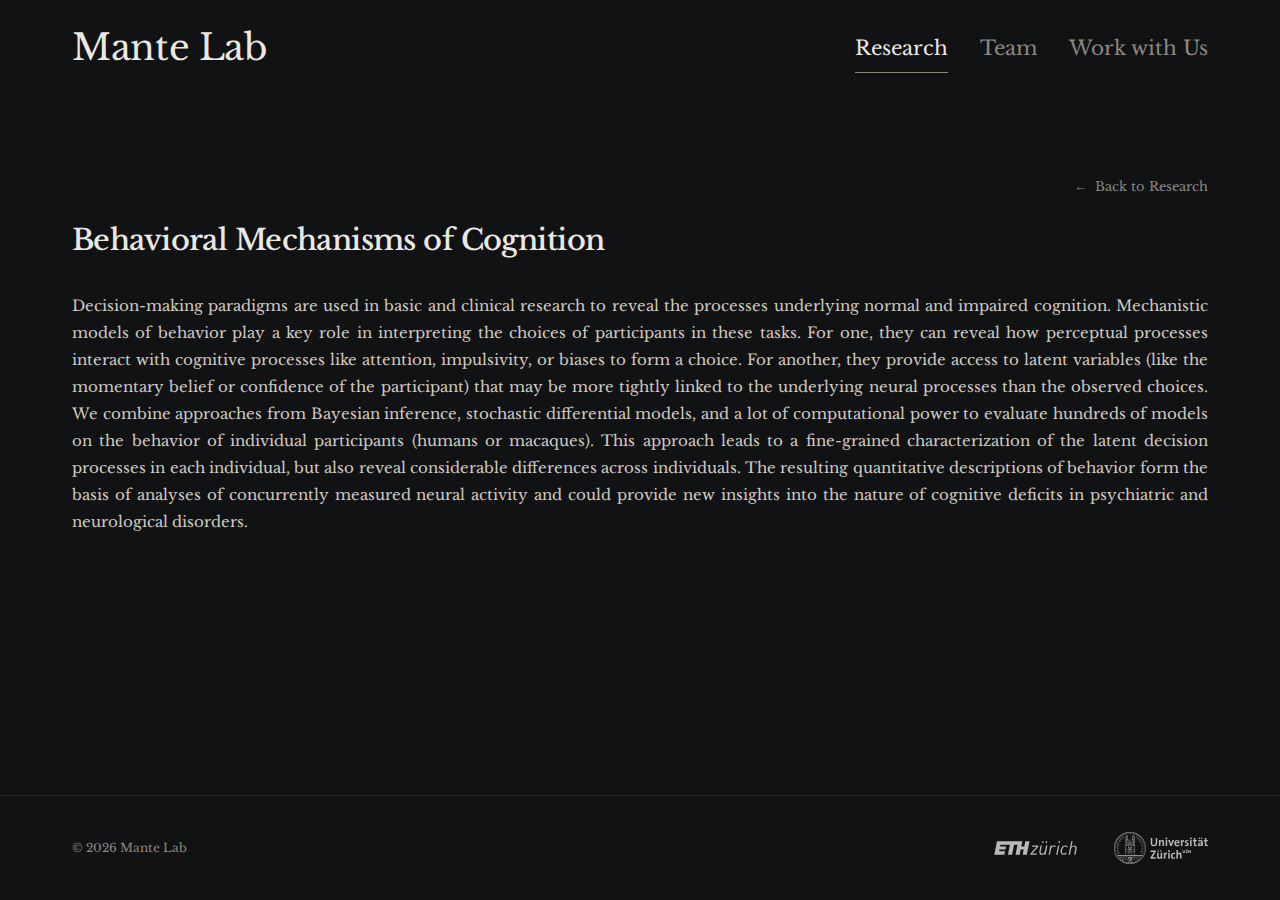
<file: research-behavioral.html>
<!DOCTYPE html>
<html lang="en">

<head>
    <meta charset="UTF-8">
    <meta name="viewport" content="width=device-width, initial-scale=1.0">
    <title>Behavioral Mechanisms of Cognition — Mante Lab</title>
    <meta name="description" content="Research on behavioral mechanisms of cognition at Mante Lab.">
    <link rel="icon" type="image/svg+xml" href="logo.svg">
    <link rel="stylesheet" href="styles.css">
</head>

<body>
    <div class="page-wrapper">
        <!-- Header -->
        <header class="header">
            <div class="container">
                <a href="index.html" class="logo">Mante Lab</a>
                <nav class="nav">
                    <a href="research.html" class="nav-link active">Research</a>
                    <a href="team.html" class="nav-link">Team</a>
                    <a href="workwithus.html" class="nav-link">Work with Us</a>
                </nav>
            </div>
        </header>

        <!-- Main Content -->
        <main class="main">
            <div class="container">
                <div class="back-link-container">
                    <a href="research.html" class="back-link">Back to Research</a>
                </div>

                <section class="section">
                    <h1 class="page-title">Behavioral Mechanisms of Cognition</h1>
                    <p class="hero-description">
                        Decision-making paradigms are used in basic and clinical research to reveal the processes
                        underlying normal and impaired cognition. Mechanistic models of behavior play a key role in
                        interpreting the choices of participants in these tasks. For one, they can reveal how perceptual
                        processes interact with cognitive processes like attention, impulsivity, or biases to form a
                        choice. For another, they provide access to latent variables (like the momentary belief or
                        confidence of the participant) that may be more tightly linked to the underlying neural
                        processes than the observed choices. We combine approaches from Bayesian inference, stochastic
                        differential models, and a lot of computational power to evaluate hundreds of models on the
                        behavior of individual participants (humans or macaques). This approach leads to a fine-grained
                        characterization of the latent decision processes in each individual, but also reveal
                        considerable differences across individuals. The resulting quantitative descriptions of behavior
                        form the basis of analyses of concurrently measured neural activity and could provide new
                        insights into the nature of cognitive deficits in psychiatric and neurological disorders.
                    </p>
                </section>
            </div>
        </main>

        <!-- Footer -->
        <footer class="footer">
            <div class="container">
                <div class="footer-content">
                    <span>© 2026 Mante Lab</span>
                    <div class="footer-logos">
                        <img src="eth_logo.svg" alt="ETH Zürich" class="footer-logo footer-logo-eth">
                        <img src="uzh_logo.svg" alt="University of Zürich" class="footer-logo">
                    </div>
                </div>
            </div>
        </footer>
    </div>
</body>

</html>
</file>
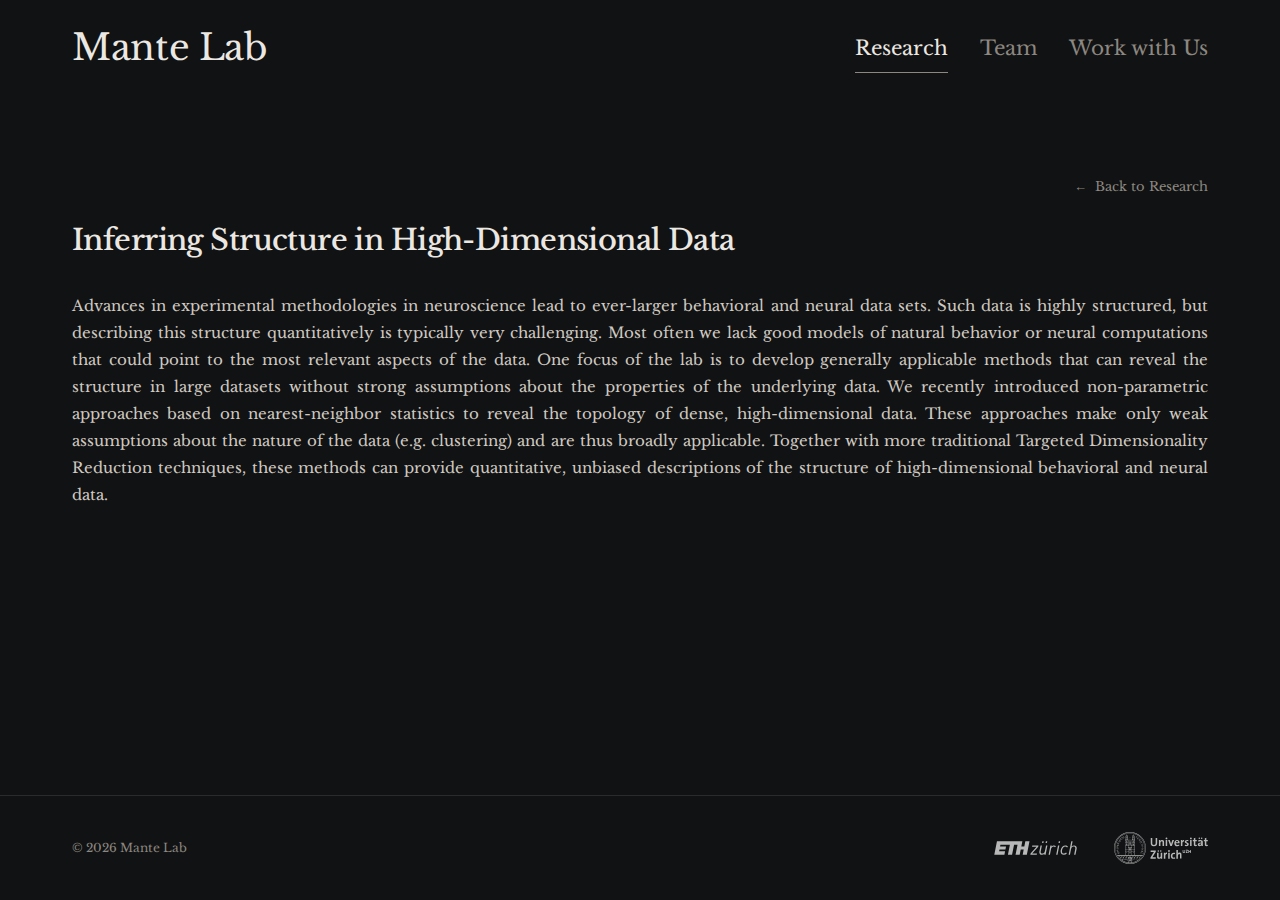
<file: research-high-dimensional.html>
<!DOCTYPE html>
<html lang="en">

<head>
    <!-- Google tag (gtag.js) -->
    <script async src="https://www.googletagmanager.com/gtag/js?id=G-K65RMWP2DT"></script>
    <script>
        window.dataLayer = window.dataLayer || [];
        function gtag() { dataLayer.push(arguments); }
        gtag('js', new Date());

        gtag('config', 'G-K65RMWP2DT');
    </script>
    <meta charset="UTF-8">
    <meta name="viewport" content="width=device-width, initial-scale=1.0">
    <title>Inferring Structure in High-Dimensional Data — Mante Lab</title>
    <meta name="description" content="Research on inferring structure in high-dimensional data at Mante Lab.">
    <link rel="icon" type="image/svg+xml" href="logo.svg">
    <link rel="stylesheet" href="styles.css">
</head>

<body>
    <div class="page-wrapper">
        <!-- Header -->
        <header class="header">
            <div class="container">
                <a href="index.html" class="logo">Mante Lab</a>
                <nav class="nav">
                    <a href="research.html" class="nav-link active">Research</a>
                    <a href="team.html" class="nav-link">Team</a>
                    <a href="workwithus.html" class="nav-link">Work with Us</a>
                </nav>
            </div>
        </header>

        <!-- Main Content -->
        <main class="main">
            <div class="container">
                <div class="back-link-container">
                    <a href="research.html" class="back-link">Back to Research</a>
                </div>

                <section class="section">
                    <h1 class="page-title">Inferring Structure in High-Dimensional Data</h1>
                    <p class="hero-description">
                        Advances in experimental methodologies in neuroscience lead to ever-larger behavioral and neural
                        data sets. Such data is highly structured, but describing this structure quantitatively is
                        typically very challenging. Most often we lack good models of natural behavior or neural
                        computations that could point to the most relevant aspects of the data. One focus of the lab is
                        to develop generally applicable methods that can reveal the structure in large datasets without
                        strong assumptions about the properties of the underlying data. We recently introduced
                        non-parametric approaches based on nearest-neighbor statistics to reveal the topology of dense,
                        high-dimensional data. These approaches make only weak assumptions about the nature of the data
                        (e.g. clustering) and are thus broadly applicable. Together with more traditional Targeted
                        Dimensionality Reduction techniques, these methods can provide quantitative, unbiased
                        descriptions of the structure of high-dimensional behavioral and neural data.
                    </p>
                </section>
            </div>
        </main>

        <!-- Footer -->
        <footer class="footer">
            <div class="container">
                <div class="footer-content">
                    <span>© 2026 Mante Lab</span>
                    <div class="footer-logos">
                        <img src="eth_logo.svg" alt="ETH Zürich" class="footer-logo footer-logo-eth">
                        <img src="uzh_logo.svg" alt="University of Zürich" class="footer-logo">
                    </div>
                </div>
            </div>
        </footer>
    </div>
</body>

</html>
</file>
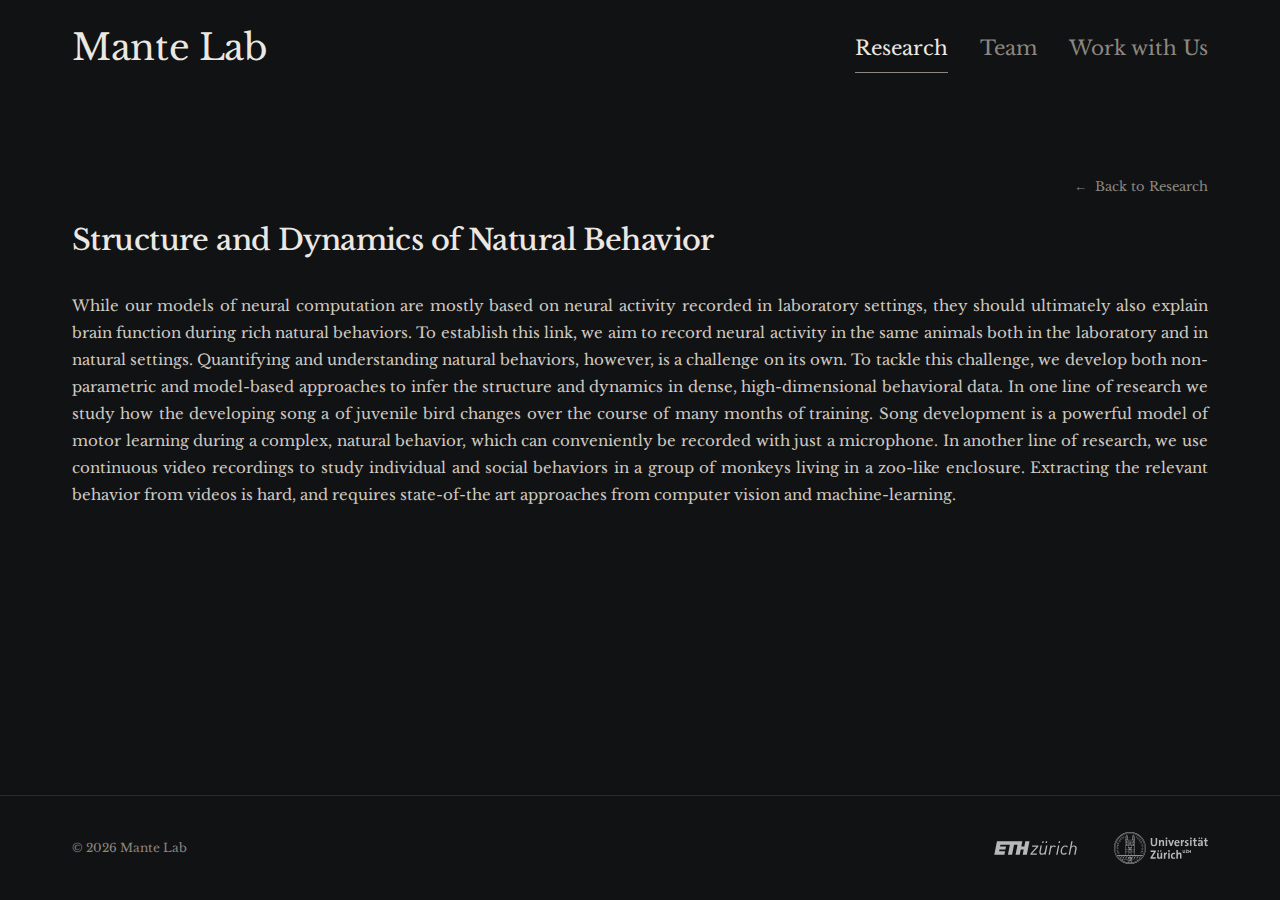
<file: research-natural-behavior.html>
<!DOCTYPE html>
<html lang="en">

<head>
    <meta charset="UTF-8">
    <meta name="viewport" content="width=device-width, initial-scale=1.0">
    <title>Structure and Dynamics of Natural Behavior — Mante Lab</title>
    <meta name="description" content="Research on structure and dynamics of natural behavior at Mante Lab.">
    <link rel="icon" type="image/svg+xml" href="logo.svg">
    <link rel="stylesheet" href="styles.css">
</head>

<body>
    <div class="page-wrapper">
        <!-- Header -->
        <header class="header">
            <div class="container">
                <a href="index.html" class="logo">Mante Lab</a>
                <nav class="nav">
                    <a href="research.html" class="nav-link active">Research</a>
                    <a href="team.html" class="nav-link">Team</a>
                    <a href="workwithus.html" class="nav-link">Work with Us</a>
                </nav>
            </div>
        </header>

        <!-- Main Content -->
        <main class="main">
            <div class="container">
                <div class="back-link-container">
                    <a href="research.html" class="back-link">Back to Research</a>
                </div>

                <section class="section">
                    <h1 class="page-title">Structure and Dynamics of Natural Behavior</h1>
                    <p class="hero-description">
                        While our models of neural computation are mostly based on neural activity recorded in
                        laboratory settings, they should ultimately also explain brain function during rich natural
                        behaviors. To establish this link, we aim to record neural activity in the same animals both in
                        the laboratory and in natural settings. Quantifying and understanding natural behaviors,
                        however, is a challenge on its own. To tackle this challenge, we develop both non-parametric and
                        model-based approaches to infer the structure and dynamics in dense, high-dimensional behavioral
                        data. In one line of research we study how the developing song a of juvenile bird changes over
                        the course of many months of training. Song development is a powerful model of motor learning
                        during a complex, natural behavior, which can conveniently be recorded with just a microphone.
                        In another line of research, we use continuous video recordings to study individual and social
                        behaviors in a group of monkeys living in a zoo-like enclosure. Extracting the relevant behavior
                        from videos is hard, and requires state-of-the art approaches from computer vision and
                        machine-learning.
                    </p>
                </section>
            </div>
        </main>

        <!-- Footer -->
        <footer class="footer">
            <div class="container">
                <div class="footer-content">
                    <span>© 2026 Mante Lab</span>
                    <div class="footer-logos">
                        <img src="eth_logo.svg" alt="ETH Zürich" class="footer-logo footer-logo-eth">
                        <img src="uzh_logo.svg" alt="University of Zürich" class="footer-logo">
                    </div>
                </div>
            </div>
        </footer>
    </div>
</body>

</html>
</file>
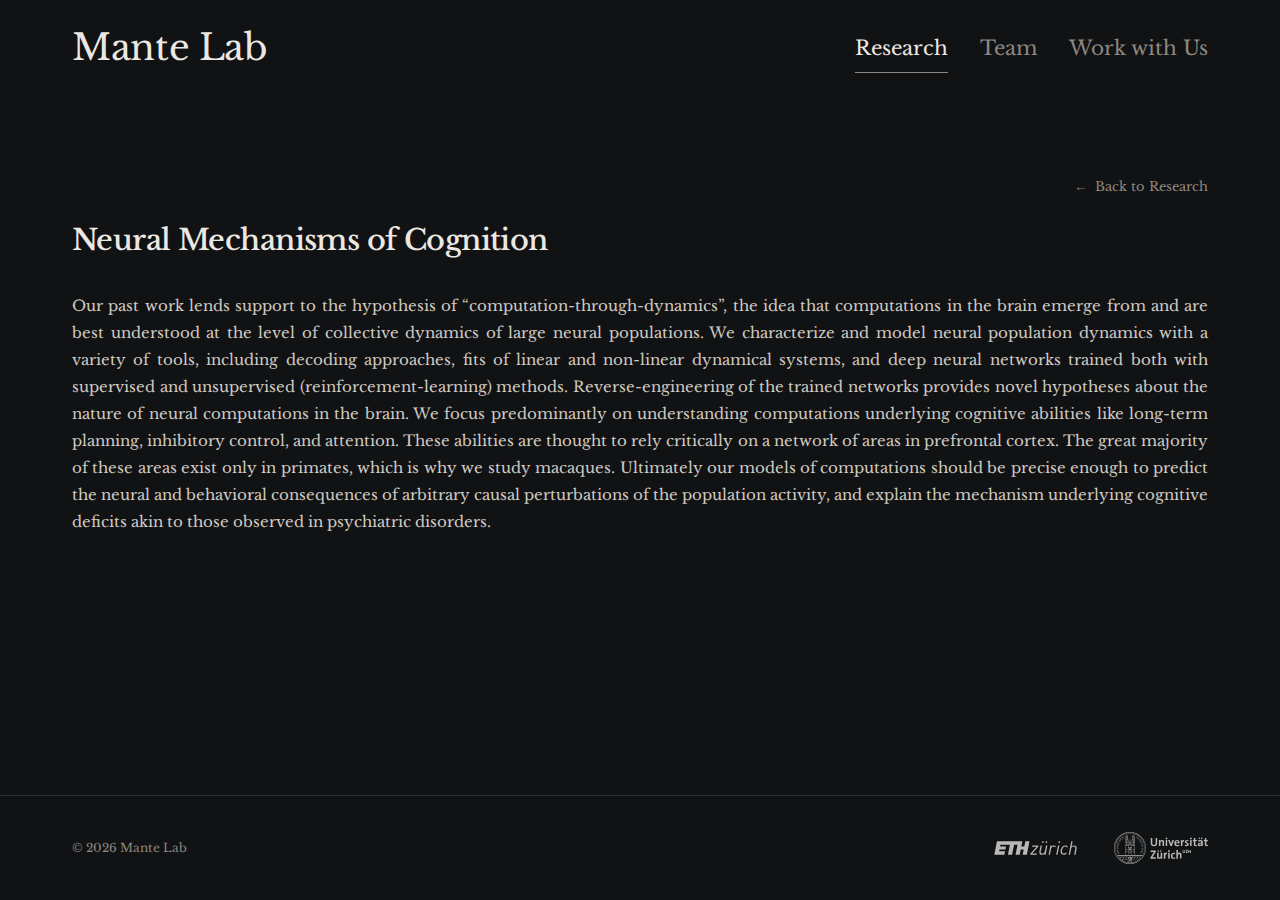
<file: research-neural.html>
<!DOCTYPE html>
<html lang="en">

<head>
    <!-- Google tag (gtag.js) -->
    <script async src="https://www.googletagmanager.com/gtag/js?id=G-K65RMWP2DT"></script>
    <script>
        window.dataLayer = window.dataLayer || [];
        function gtag() { dataLayer.push(arguments); }
        gtag('js', new Date());

        gtag('config', 'G-K65RMWP2DT');
    </script>
    <meta charset="UTF-8">
    <meta name="viewport" content="width=device-width, initial-scale=1.0">
    <title>Neural Mechanisms of Cognition — Mante Lab</title>
    <meta name="description" content="Research on neural mechanisms of cognition at Mante Lab.">
    <link rel="icon" type="image/svg+xml" href="logo.svg">
    <link rel="stylesheet" href="styles.css">
</head>

<body>
    <div class="page-wrapper">
        <!-- Header -->
        <header class="header">
            <div class="container">
                <a href="index.html" class="logo">Mante Lab</a>
                <nav class="nav">
                    <a href="research.html" class="nav-link active">Research</a>
                    <a href="team.html" class="nav-link">Team</a>
                    <a href="workwithus.html" class="nav-link">Work with Us</a>
                </nav>
            </div>
        </header>

        <!-- Main Content -->
        <main class="main">
            <div class="container">
                <div class="back-link-container">
                    <a href="research.html" class="back-link">Back to Research</a>
                </div>

                <section class="section">
                    <h1 class="page-title">Neural Mechanisms of Cognition</h1>
                    <p class="hero-description">
                        Our past work lends support to the hypothesis of “computation-through-dynamics”, the idea that
                        computations in the brain emerge from and are best understood at the level of collective
                        dynamics of large neural populations. We characterize and model neural population dynamics with
                        a variety of tools, including decoding approaches, fits of linear and non-linear dynamical
                        systems, and deep neural networks trained both with supervised and unsupervised
                        (reinforcement-learning) methods. Reverse-engineering of the trained networks provides novel
                        hypotheses about the nature of neural computations in the brain. We focus predominantly on
                        understanding computations underlying cognitive abilities like long-term planning, inhibitory
                        control, and attention. These abilities are thought to rely critically on a network of areas in
                        prefrontal cortex. The great majority of these areas exist only in primates, which is why we
                        study macaques. Ultimately our models of computations should be precise enough to predict the
                        neural and behavioral consequences of arbitrary causal perturbations of the population activity,
                        and explain the mechanism underlying cognitive deficits akin to those observed in psychiatric
                        disorders.
                    </p>
                </section>
            </div>
        </main>

        <!-- Footer -->
        <footer class="footer">
            <div class="container">
                <div class="footer-content">
                    <span>© 2026 Mante Lab</span>
                    <div class="footer-logos">
                        <img src="eth_logo.svg" alt="ETH Zürich" class="footer-logo footer-logo-eth">
                        <img src="uzh_logo.svg" alt="University of Zürich" class="footer-logo">
                    </div>
                </div>
            </div>
        </footer>
    </div>
</body>

</html>
</file>
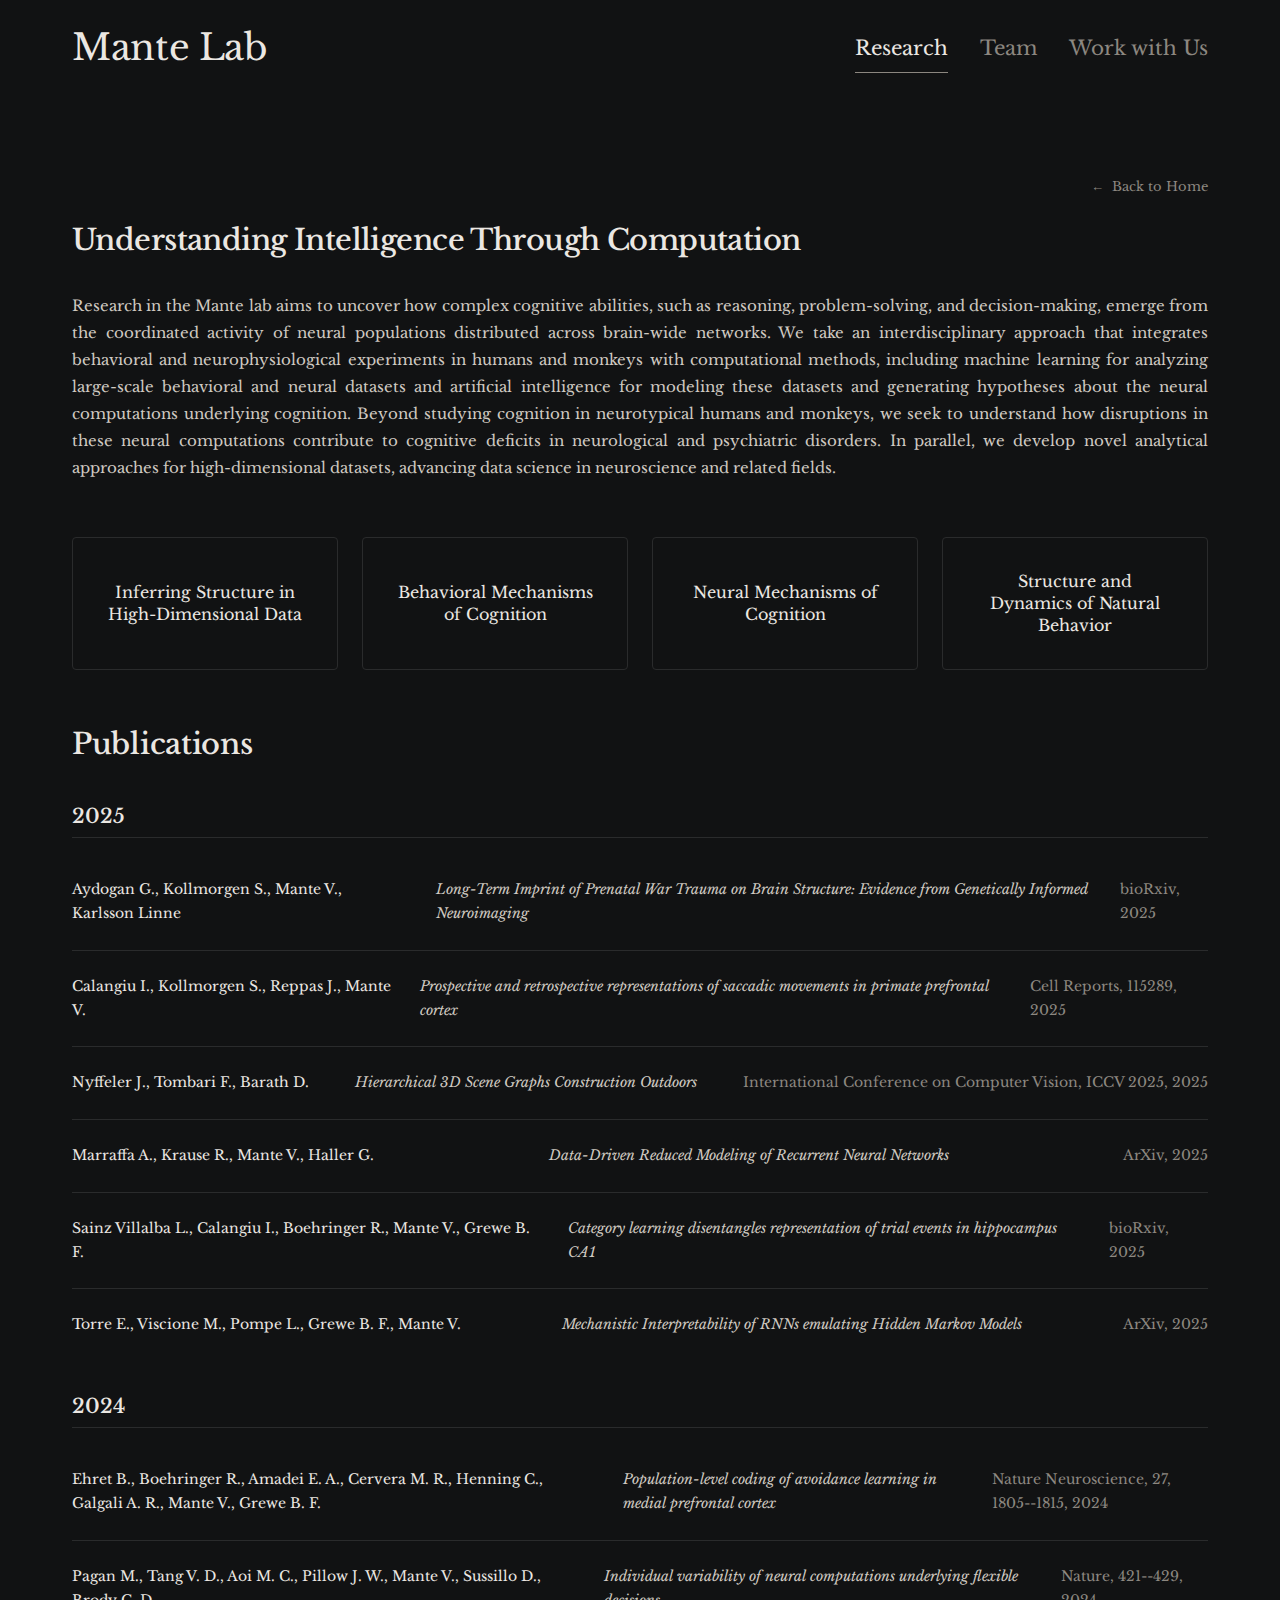
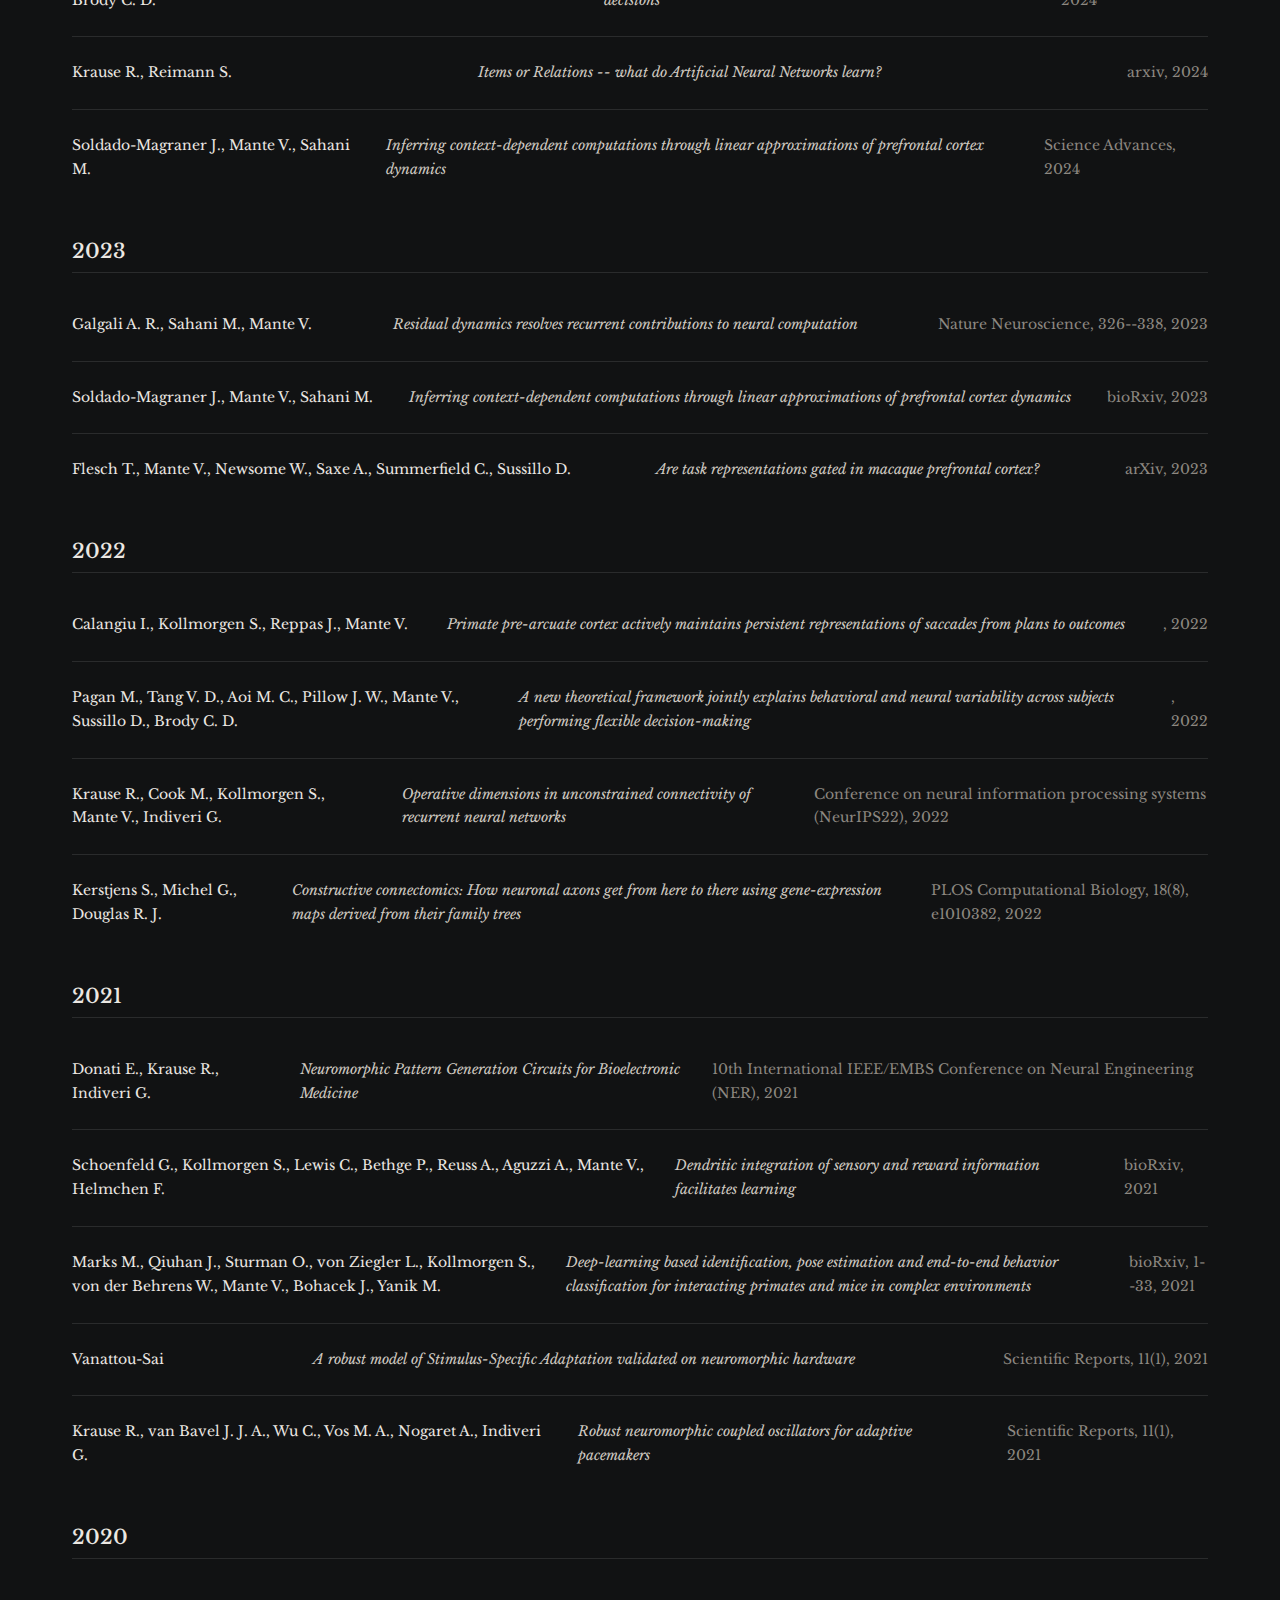
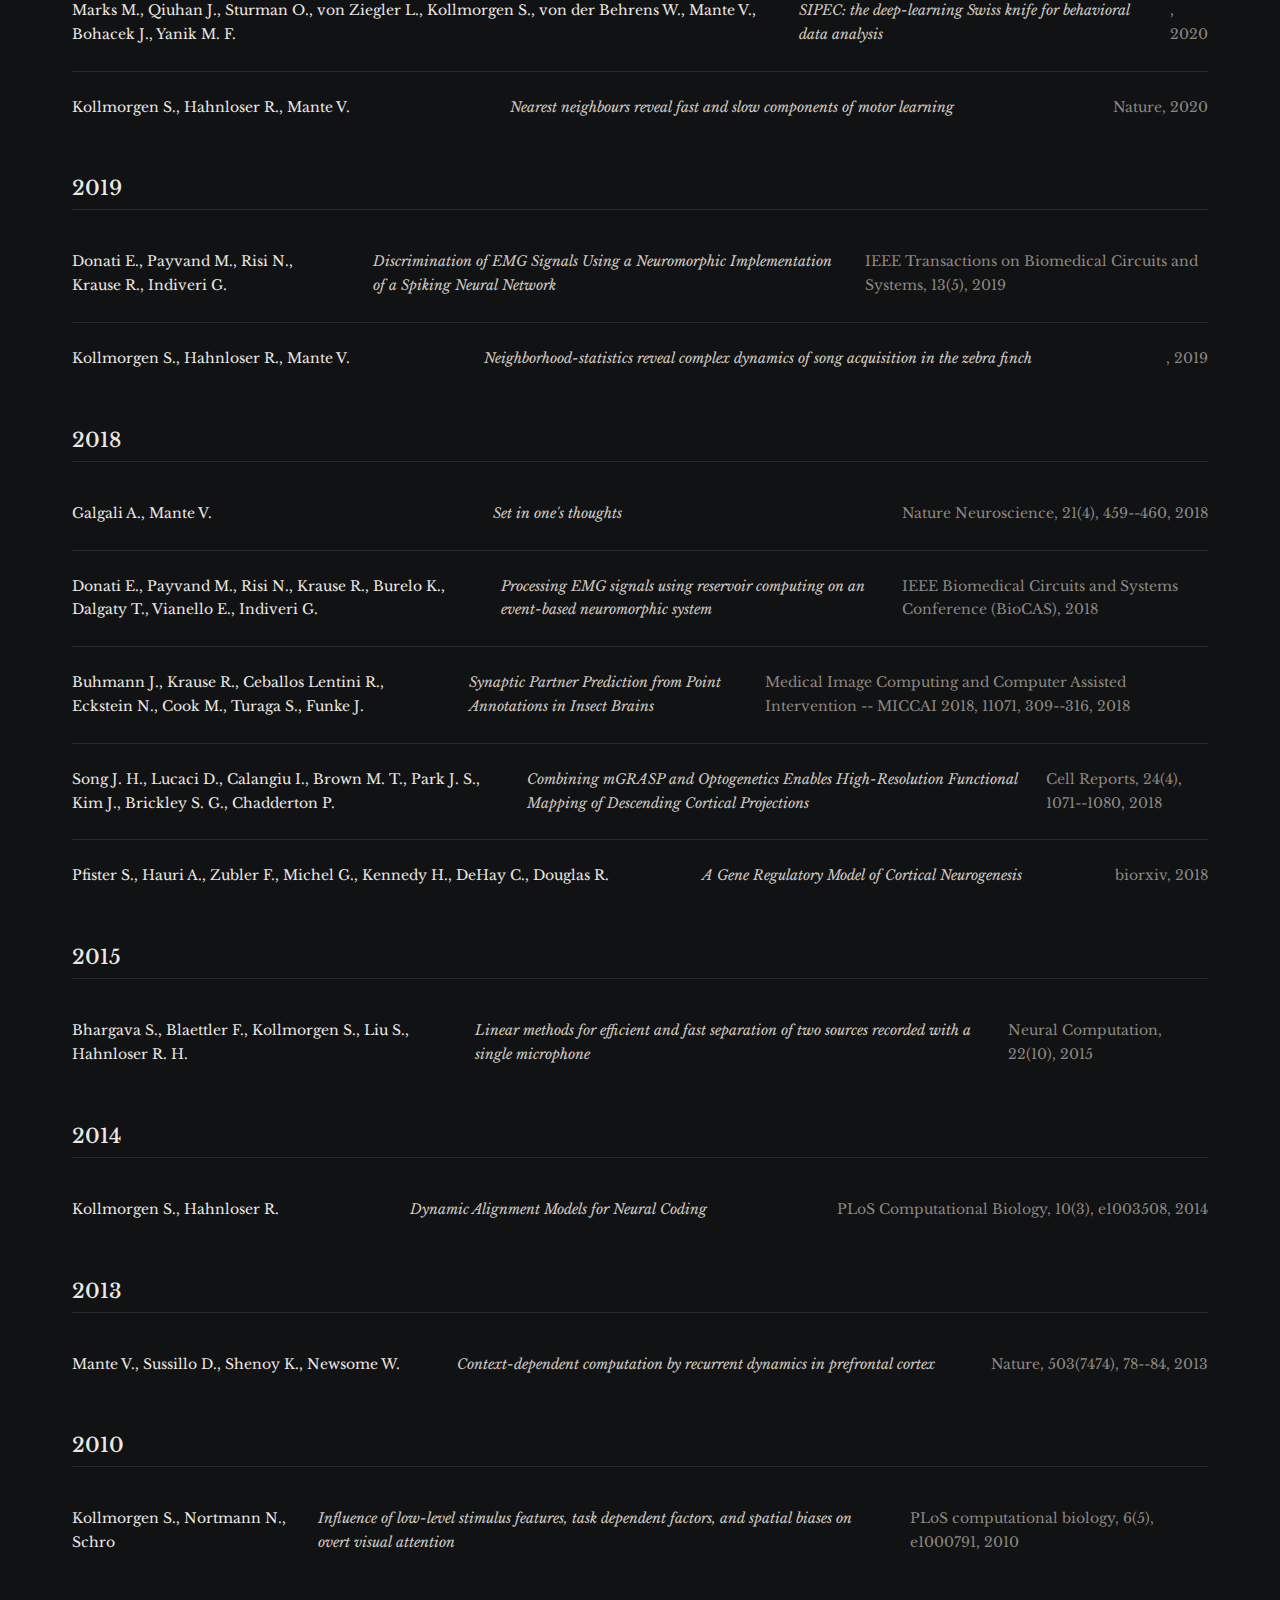
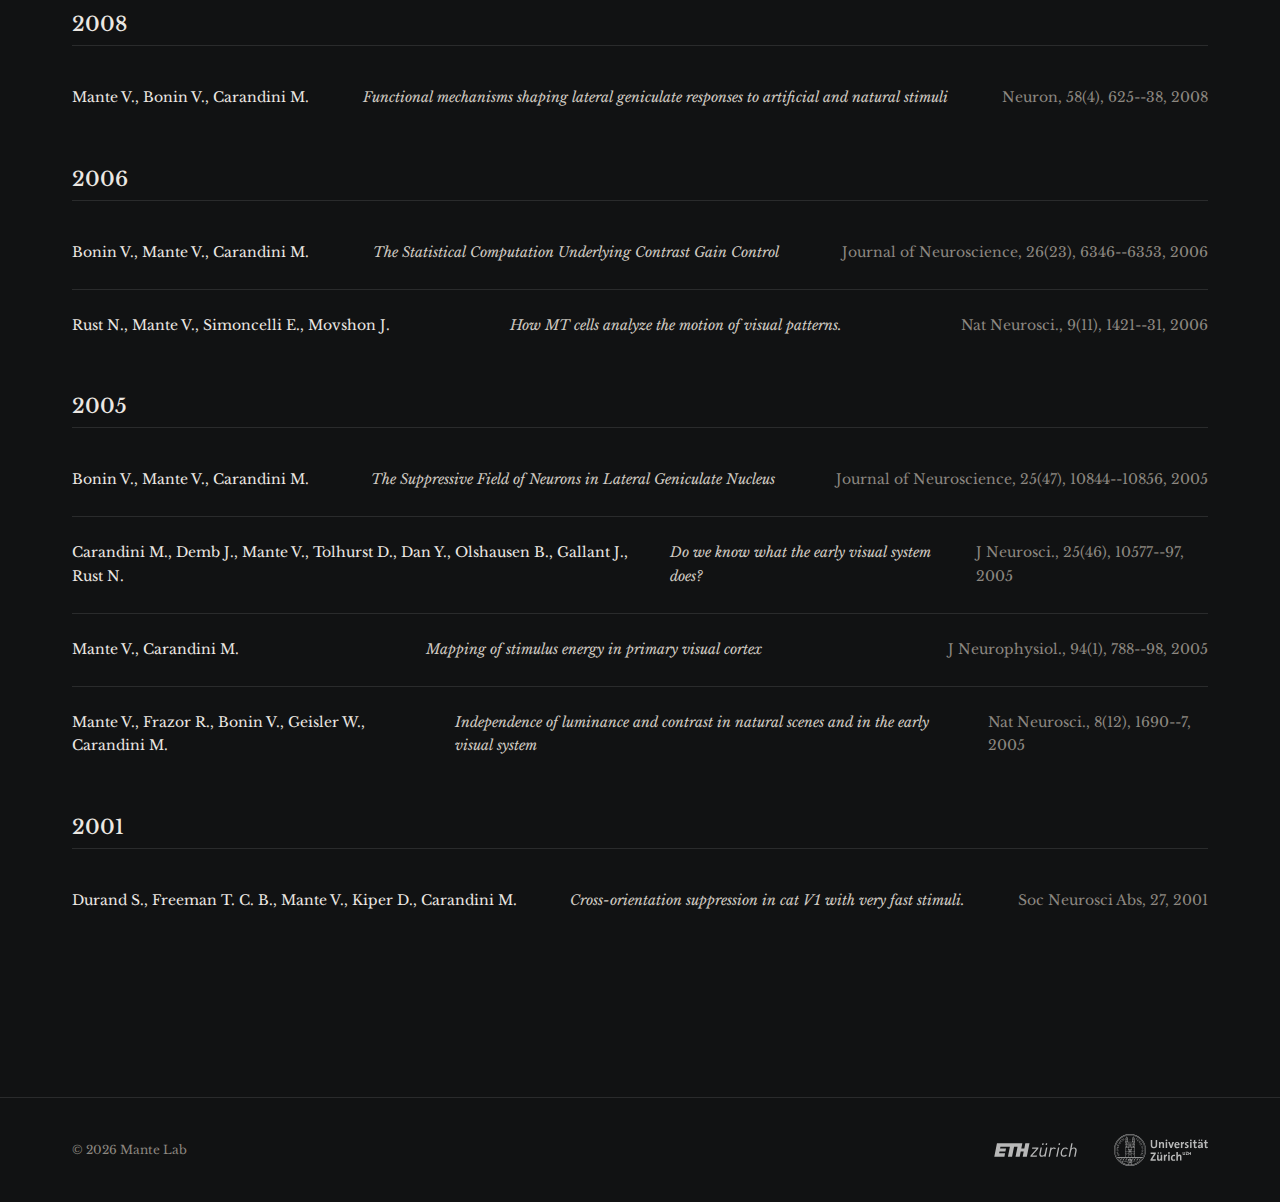
<file: research.html>
<!DOCTYPE html>
<html lang="en">

<head>
    <meta charset="UTF-8">
    <meta name="viewport" content="width=device-width, initial-scale=1.0">
    <title>Research — Mante Lab</title>
    <meta name="description"
        content="Explore our research areas in computational neuroscience, cognitive modeling, and neural networks.">
    <link rel="icon" type="image/svg+xml" href="logo.svg">
    <link rel="stylesheet" href="styles.css">
</head>

<body>
    <div class="page-wrapper">
        <!-- Header -->
        <header class="header">
            <div class="container">
                <a href="index.html" class="logo">Mante Lab</a>
                <nav class="nav">
                    <a href="research.html" class="nav-link active">Research</a>
                    <a href="team.html" class="nav-link">Team</a>
                    <a href="workwithus.html" class="nav-link">Work with Us</a>
                </nav>
            </div>
        </header>

        <!-- Main Content -->
        <main class="main">
            <div class="container">
                <div class="back-link-container">
                    <a href="index.html" class="back-link">Back to Home</a>
                </div>

                <section class="section">
                    <h1 class="page-title">Understanding Intelligence Through Computation</h1>
                    <p class="hero-description">
                        Research in the Mante lab aims to uncover how complex cognitive abilities, such as reasoning,
                        problem-solving, and decision-making, emerge from the coordinated activity of neural populations
                        distributed across brain-wide networks. We take an interdisciplinary approach that integrates
                        behavioral and neurophysiological experiments in humans and monkeys with computational methods,
                        including machine learning for analyzing large-scale behavioral and neural datasets and
                        artificial intelligence for modeling these datasets and generating hypotheses about the neural
                        computations underlying cognition. Beyond studying cognition in neurotypical humans and monkeys,
                        we seek to understand how disruptions in these neural computations contribute to cognitive
                        deficits in neurological and psychiatric disorders. In parallel, we develop novel analytical
                        approaches for high-dimensional datasets, advancing data science in neuroscience and related
                        fields.
                    </p>
                </section>

                <section class="section section-compact">
                    <div class="research-areas-grid">
                        <a href="research-high-dimensional.html" class="research-area-box">
                            <h3 class="research-area-title">Inferring Structure in High-Dimensional Data</h3>
                        </a>
                        <a href="research-behavioral.html" class="research-area-box">
                            <h3 class="research-area-title">Behavioral Mechanisms of Cognition</h3>
                        </a>
                        <a href="research-neural.html" class="research-area-box">
                            <h3 class="research-area-title">Neural Mechanisms of Cognition</h3>
                        </a>
                        <a href="research-natural-behavior.html" class="research-area-box">
                            <h3 class="research-area-title">Structure and Dynamics of Natural Behavior</h3>
                        </a>
                    </div>
                </section>

                <section class="section">
                    <h2 class="section-title">Publications</h2>
                    <div id="publications-container">
                        <p class="loading-text">Loading publications...</p>
                    </div>
                </section>

                <script>
                    // BibTeX Parser
                    function parseBibTeX(bibtex) {
                        const entries = [];
                        // Match BibTeX entries: @type{key, ... }
                        const entryRegex = /@(\w+)\s*\{\s*([^,]+)\s*,([^@]*?)(?=\n@|\n*$)/gs;
                        let match;

                        while ((match = entryRegex.exec(bibtex)) !== null) {
                            const type = match[1].toLowerCase();
                            const key = match[2].trim();
                            const content = match[3];

                            const entry = { type, key };

                            // Parse fields
                            const fieldRegex = /(\w+)\s*=\s*\{([^}]*)\}/g;
                            let fieldMatch;

                            while ((fieldMatch = fieldRegex.exec(content)) !== null) {
                                const fieldName = fieldMatch[1].toLowerCase();
                                let fieldValue = fieldMatch[2].trim();

                                // Clean up LaTeX special characters
                                fieldValue = fieldValue
                                    .replace(/\\["'`^~=.uvHtcdb]\{(\w)\}/g, '$1')  // Accented chars
                                    .replace(/\{\\["'`^~=.uvHtcdb](\w)\}/g, '$1')  // Alt format
                                    .replace(/\{\\'(\w)\}/g, '$1')
                                    .replace(/\\['`^~"]=?(\w)/g, '$1')
                                    .replace(/\{/g, '')
                                    .replace(/\}/g, '')
                                    .replace(/\s+/g, ' ');

                                entry[fieldName] = fieldValue;
                            }

                            if (entry.author && entry.title && entry.year) {
                                entries.push(entry);
                            }
                        }

                        return entries;
                    }

                    // Format authors (shorten if too many)
                    function formatAuthors(authors) {
                        // Split by ' and '
                        const authorList = authors.split(/\s+and\s+/);
                        return authorList.map(a => {
                            // Handle "Last, First" format
                            if (a.includes(',')) {
                                const parts = a.split(',').map(p => p.trim());
                                const lastName = parts[0];
                                const firstNames = parts[1] || '';
                                // Get initials
                                const initials = firstNames.split(/\s+/)
                                    .map(n => n.charAt(0) + '.')
                                    .join(' ');
                                return `${lastName} ${initials}`.trim();
                            }
                            return a.trim();
                        }).join(', ');
                    }

                    // Format venue
                    function formatVenue(entry) {
                        let venue = '';

                        if (entry.journal) {
                            venue = entry.journal;
                        } else if (entry.booktitle) {
                            venue = entry.booktitle;
                        } else if (entry.howpublished) {
                            venue = entry.howpublished;
                        }

                        if (entry.volume) {
                            venue += `, ${entry.volume}`;
                            if (entry.number) {
                                venue += `(${entry.number})`;
                            }
                        }

                        if (entry.pages) {
                            venue += `, ${entry.pages}`;
                        }

                        venue += `, ${entry.year}`;

                        return venue;
                    }

                    // Group entries by year
                    function groupByYear(entries) {
                        const groups = {};
                        entries.forEach(entry => {
                            const year = entry.year;
                            if (!groups[year]) {
                                groups[year] = [];
                            }
                            groups[year].push(entry);
                        });
                        return groups;
                    }

                    // Render publications
                    function renderPublications(entries) {
                        const container = document.getElementById('publications-container');

                        if (entries.length === 0) {
                            container.innerHTML = '<p>No publications found.</p>';
                            return;
                        }

                        // Sort entries by year (descending)
                        entries.sort((a, b) => parseInt(b.year) - parseInt(a.year));

                        // Group by year
                        const grouped = groupByYear(entries);
                        const years = Object.keys(grouped).sort((a, b) => parseInt(b) - parseInt(a));

                        let html = '';

                        years.forEach(year => {
                            html += `<h3 class="publication-year">${year}</h3>`;
                            html += '<ul class="publication-list">';

                            grouped[year].forEach(entry => {
                                html += `
                                    <li class="publication-item">
                                        <span class="publication-authors">${formatAuthors(entry.author)}</span>
                                        <span class="publication-title">${entry.title}</span>
                                        <span class="publication-venue">${formatVenue(entry)}</span>
                                    </li>
                                `;
                            });

                            html += '</ul>';
                        });

                        container.innerHTML = html;
                    }

                    // Load and parse BibTeX file
                    async function loadPublications() {
                        try {
                            const response = await fetch('publications.bib');
                            if (!response.ok) {
                                throw new Error('Failed to fetch publications.bib');
                            }
                            const bibtex = await response.text();
                            const entries = parseBibTeX(bibtex);
                            renderPublications(entries);
                        } catch (error) {
                            console.error('Error loading publications:', error);
                            document.getElementById('publications-container').innerHTML =
                                '<p class="error-text">Failed to load publications. Please try again later.</p>';
                        }
                    }

                    // Load publications when DOM is ready
                    document.addEventListener('DOMContentLoaded', loadPublications);
                </script>
            </div>
        </main>

        <!-- Footer -->
        <footer class="footer">
            <div class="container">
                <div class="footer-content">
                    <span>© 2026 Mante Lab</span>
                    <div class="footer-logos">
                        <img src="eth_logo.svg" alt="ETH Zürich" class="footer-logo footer-logo-eth">
                        <img src="uzh_logo.svg" alt="University of Zürich" class="footer-logo">
                    </div>
                </div>
            </div>
        </footer>
    </div>
</body>

</html>
</file>
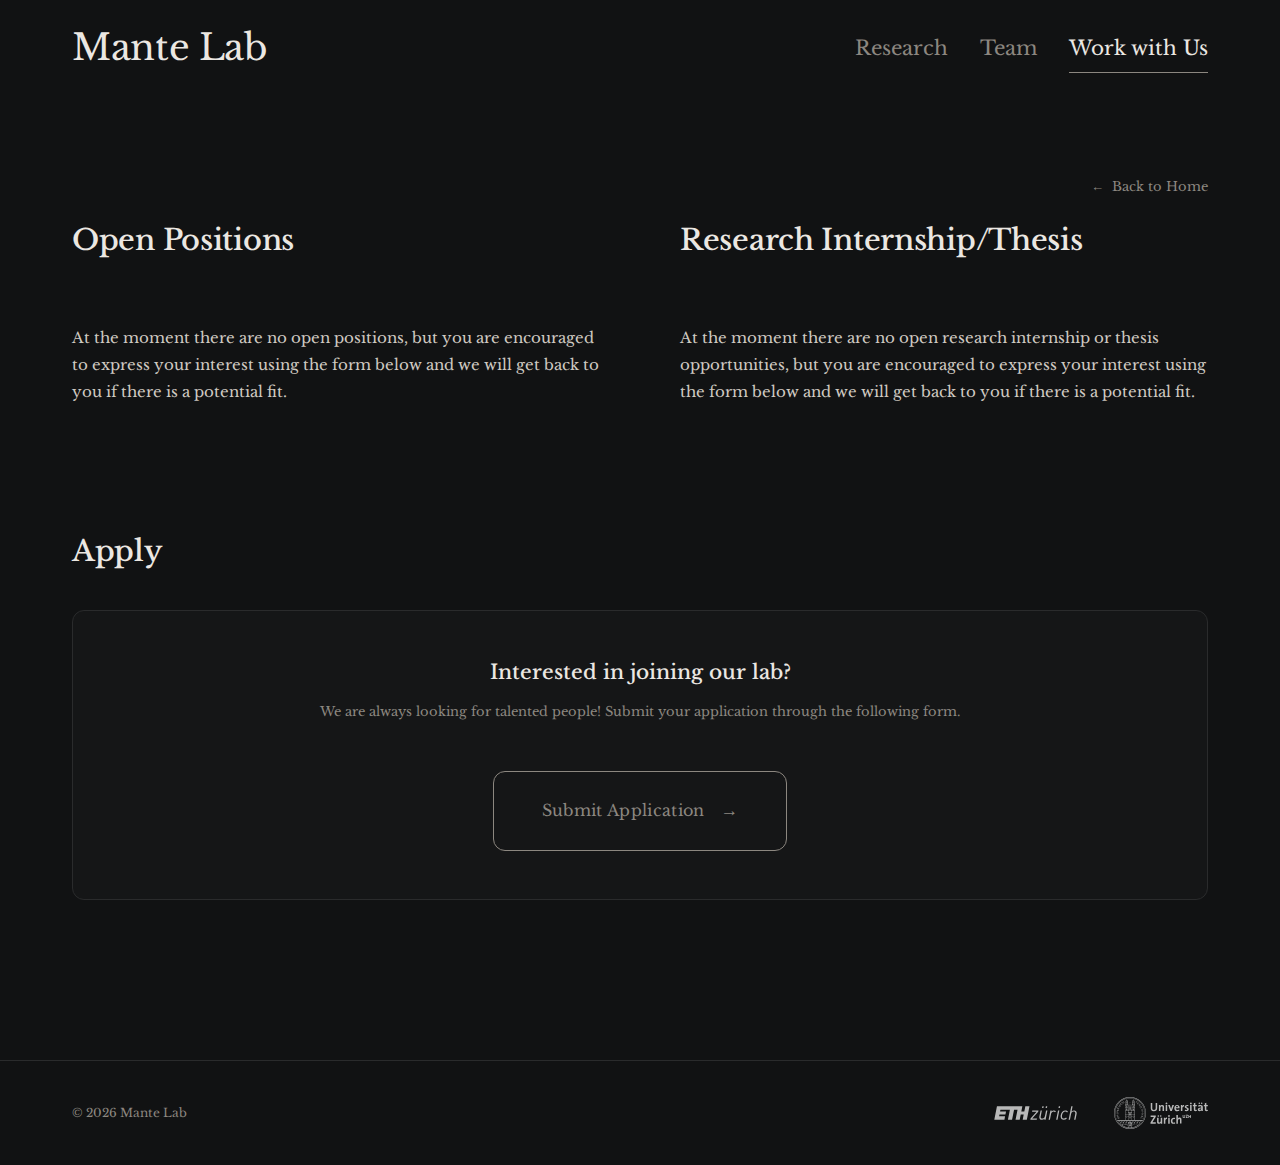
<file: workwithus.html>
<!DOCTYPE html>
<html lang="en">

<head>
    <meta charset="UTF-8">
    <meta name="viewport" content="width=device-width, initial-scale=1.0">
    <title>Work with Us — Mante Lab</title>
    <meta name="description"
        content="Join our research lab. Open positions for postdocs, PhD students, and research assistants.">
    <link rel="icon" type="image/svg+xml" href="logo.svg">
    <link rel="stylesheet" href="styles.css">
</head>

<body>
    <div class="page-wrapper">
        <!-- Header -->
        <header class="header">
            <div class="container">
                <a href="index.html" class="logo">Mante Lab</a>
                <nav class="nav">
                    <a href="research.html" class="nav-link">Research</a>
                    <a href="team.html" class="nav-link">Team</a>
                    <a href="workwithus.html" class="nav-link active">Work with Us</a>
                </nav>
            </div>
        </header>

        <!-- Main Content -->
        <main class="main">
            <div class="container">
                <div class="back-link-container">
                    <a href="index.html" class="back-link">Back to Home</a>
                </div>

                <section class="section">
                    <div class="work-columns">
                        <!-- Left Column: Open Positions -->
                        <div class="work-column">
                            <h2 class="column-title">Open Positions</h2>
                            <p class="no-openings-message">At the moment there are no open positions, but you are
                                encouraged to express your interest using the form below and we will get back to you if
                                there is a potential fit.</p>
                        </div>

                        <!-- Right Column: Research Internship/Thesis -->
                        <div class="work-column">
                            <h2 class="column-title">Research Internship/Thesis</h2>
                            <p class="no-openings-message">At the moment there are no open research internship or thesis
                                opportunities, but you are encouraged to express your interest using the form below and
                                we will get back to you if there is a potential fit.</p>
                        </div>
                    </div>
                </section>

                <section class="section">
                    <h2 class="section-title">Apply</h2>
                    <div class="contact-info apply-card">
                        <h3>Interested in joining our lab?</h3>
                        <p class="card-description">
                            We are always looking for talented people! Submit your application through the following
                            form.
                        </p>
                        <a href="https://docs.google.com/forms/d/e/1FAIpQLSfCLJIqPr4HeQV22TvzdX5BffmMDPOPKP2y6OHJJDCl9qLTlA/viewform?usp=publish-editor"
                            target="_blank" rel="noopener noreferrer" class="apply-button">
                            <span class="apply-button-text">Submit Application</span>
                            <span class="apply-button-arrow">→</span>
                        </a>
                    </div>
                </section>
            </div>
        </main>

        <!-- Footer -->
        <footer class="footer">
            <div class="container">
                <div class="footer-content">
                    <span>© 2026 Mante Lab</span>
                    <div class="footer-logos">
                        <img src="eth_logo.svg" alt="ETH Zürich" class="footer-logo footer-logo-eth">
                        <img src="uzh_logo.svg" alt="University of Zürich" class="footer-logo">
                    </div>
                </div>
            </div>
        </footer>
    </div>
</body>

</html>
</file>
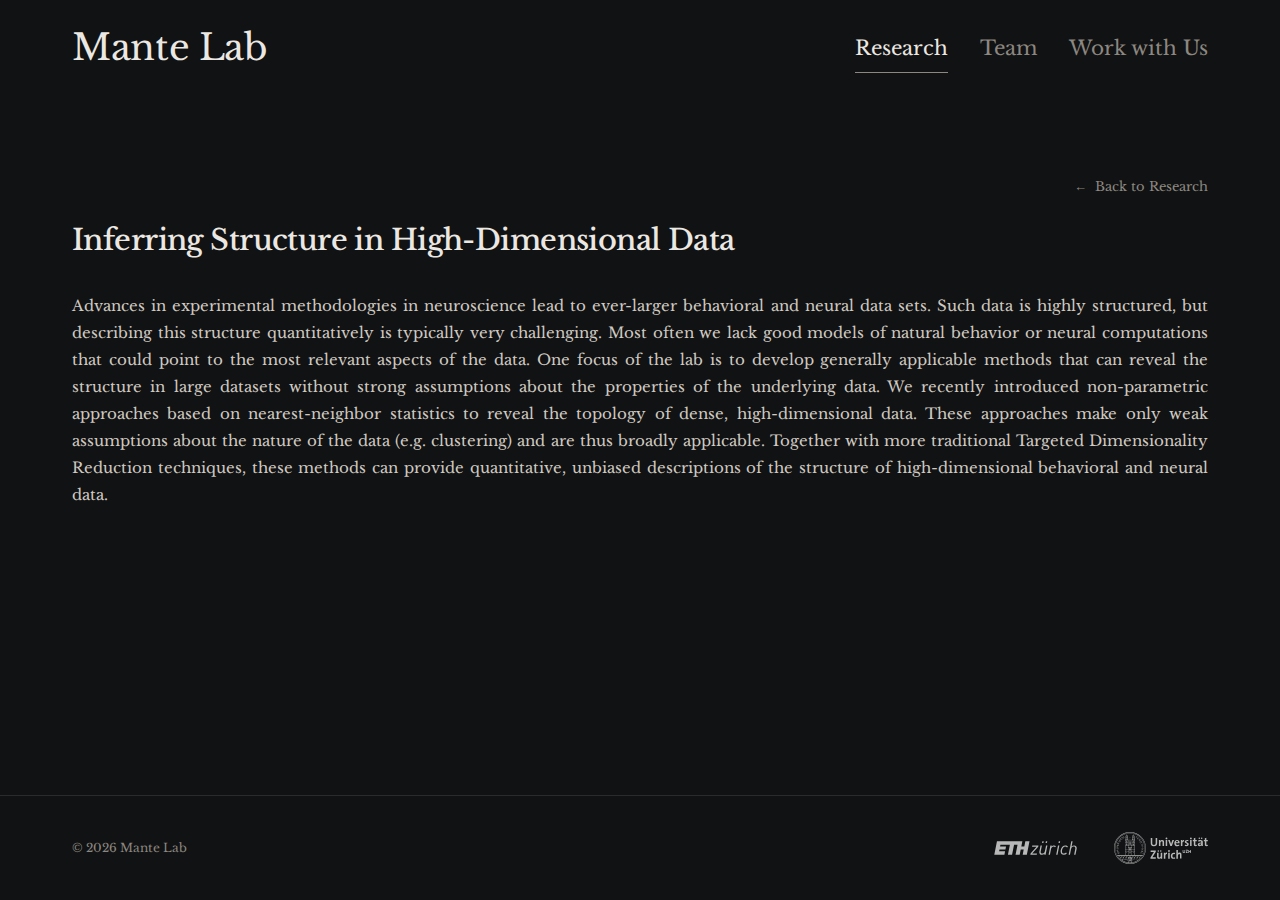
<file: ncc/research-high-dimensional.html>
<!DOCTYPE html>
<html lang="en">

<head>
    <meta charset="UTF-8">
    <meta name="viewport" content="width=device-width, initial-scale=1.0">
    <title>Inferring Structure in High-Dimensional Data — Mante Lab</title>
    <meta name="description" content="Research on inferring structure in high-dimensional data at Mante Lab.">
    <link rel="icon" type="image/svg+xml" href="logo.svg">
    <link rel="stylesheet" href="styles.css">
</head>

<body>
    <div class="page-wrapper">
        <!-- Header -->
        <header class="header">
            <div class="container">
                <a href="index.html" class="logo">Mante Lab</a>
                <nav class="nav">
                    <a href="research.html" class="nav-link active">Research</a>
                    <a href="team.html" class="nav-link">Team</a>
                    <a href="workwithus.html" class="nav-link">Work with Us</a>
                </nav>
            </div>
        </header>

        <!-- Main Content -->
        <main class="main">
            <div class="container">
                <div class="back-link-container">
                    <a href="research.html" class="back-link">Back to Research</a>
                </div>

                <section class="section">
                    <h1 class="page-title">Inferring Structure in High-Dimensional Data</h1>
                    <p class="hero-description">
                        Advances in experimental methodologies in neuroscience lead to ever-larger behavioral and neural
                        data sets. Such data is highly structured, but describing this structure quantitatively is
                        typically very challenging. Most often we lack good models of natural behavior or neural
                        computations that could point to the most relevant aspects of the data. One focus of the lab is
                        to develop generally applicable methods that can reveal the structure in large datasets without
                        strong assumptions about the properties of the underlying data. We recently introduced
                        non-parametric approaches based on nearest-neighbor statistics to reveal the topology of dense,
                        high-dimensional data. These approaches make only weak assumptions about the nature of the data
                        (e.g. clustering) and are thus broadly applicable. Together with more traditional Targeted
                        Dimensionality Reduction techniques, these methods can provide quantitative, unbiased
                        descriptions of the structure of high-dimensional behavioral and neural data.
                    </p>
                </section>
            </div>
        </main>

        <!-- Footer -->
        <footer class="footer">
            <div class="container">
                <div class="footer-content">
                    <span>© 2026 Mante Lab</span>
                    <div class="footer-logos">
                        <img src="eth_logo.svg" alt="ETH Zürich" class="footer-logo footer-logo-eth">
                        <img src="uzh_logo.svg" alt="University of Zürich" class="footer-logo">
                    </div>
                </div>
            </div>
        </footer>
    </div>
</body>

</html>
</file>
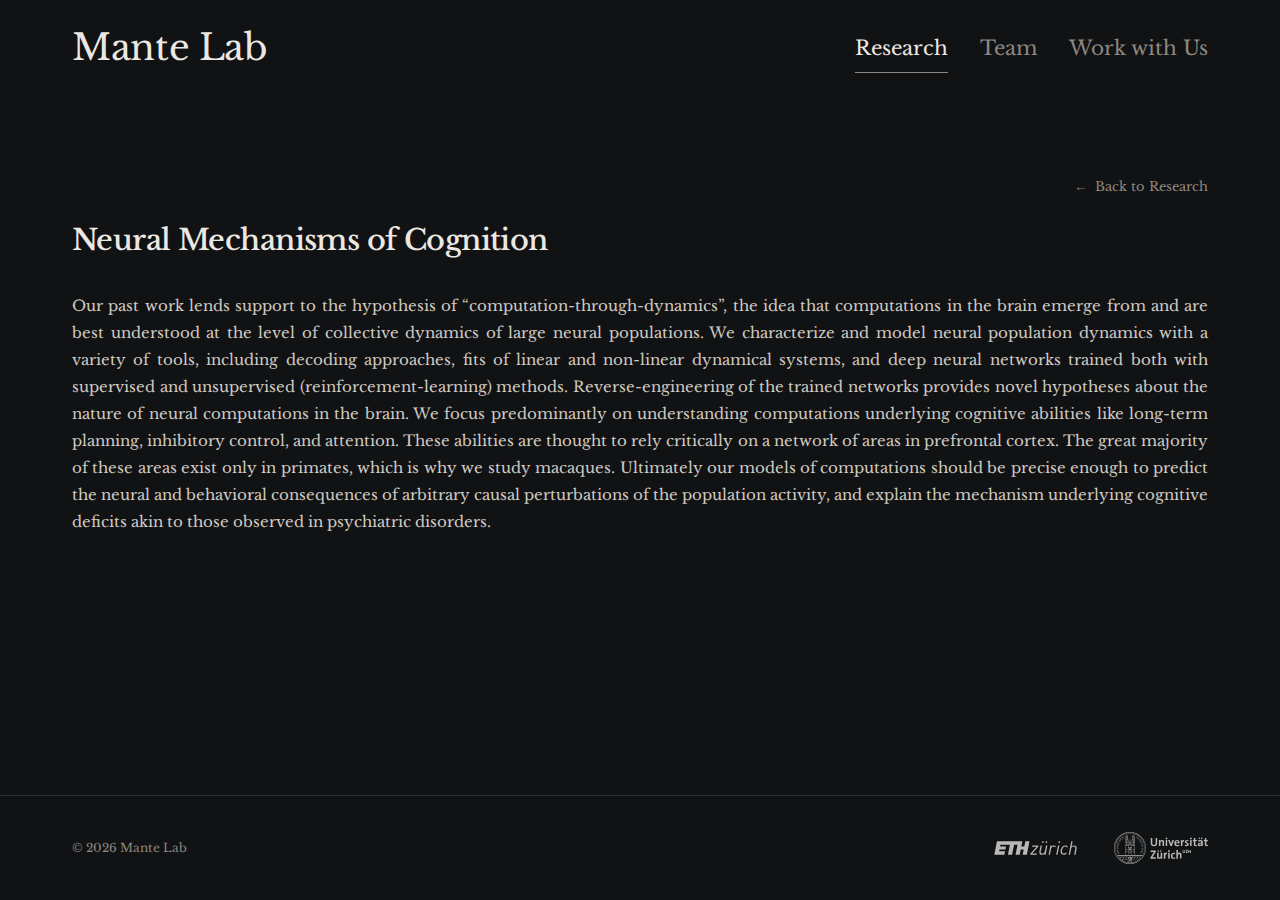
<file: ncc/research-neural.html>
<!DOCTYPE html>
<html lang="en">

<head>
    <meta charset="UTF-8">
    <meta name="viewport" content="width=device-width, initial-scale=1.0">
    <title>Neural Mechanisms of Cognition — Mante Lab</title>
    <meta name="description" content="Research on neural mechanisms of cognition at Mante Lab.">
    <link rel="icon" type="image/svg+xml" href="logo.svg">
    <link rel="stylesheet" href="styles.css">
</head>

<body>
    <div class="page-wrapper">
        <!-- Header -->
        <header class="header">
            <div class="container">
                <a href="index.html" class="logo">Mante Lab</a>
                <nav class="nav">
                    <a href="research.html" class="nav-link active">Research</a>
                    <a href="team.html" class="nav-link">Team</a>
                    <a href="workwithus.html" class="nav-link">Work with Us</a>
                </nav>
            </div>
        </header>

        <!-- Main Content -->
        <main class="main">
            <div class="container">
                <div class="back-link-container">
                    <a href="research.html" class="back-link">Back to Research</a>
                </div>

                <section class="section">
                    <h1 class="page-title">Neural Mechanisms of Cognition</h1>
                    <p class="hero-description">
                        Our past work lends support to the hypothesis of “computation-through-dynamics”, the idea that
                        computations in the brain emerge from and are best understood at the level of collective
                        dynamics of large neural populations. We characterize and model neural population dynamics with
                        a variety of tools, including decoding approaches, fits of linear and non-linear dynamical
                        systems, and deep neural networks trained both with supervised and unsupervised
                        (reinforcement-learning) methods. Reverse-engineering of the trained networks provides novel
                        hypotheses about the nature of neural computations in the brain. We focus predominantly on
                        understanding computations underlying cognitive abilities like long-term planning, inhibitory
                        control, and attention. These abilities are thought to rely critically on a network of areas in
                        prefrontal cortex. The great majority of these areas exist only in primates, which is why we
                        study macaques. Ultimately our models of computations should be precise enough to predict the
                        neural and behavioral consequences of arbitrary causal perturbations of the population activity,
                        and explain the mechanism underlying cognitive deficits akin to those observed in psychiatric
                        disorders.
                    </p>
                </section>
            </div>
        </main>

        <!-- Footer -->
        <footer class="footer">
            <div class="container">
                <div class="footer-content">
                    <span>© 2026 Mante Lab</span>
                    <div class="footer-logos">
                        <img src="eth_logo.svg" alt="ETH Zürich" class="footer-logo footer-logo-eth">
                        <img src="uzh_logo.svg" alt="University of Zürich" class="footer-logo">
                    </div>
                </div>
            </div>
        </footer>
    </div>
</body>

</html>
</file>
<file: styles.css>
/* ============================================
   Mante Lab
   Design System & Shared Styles
   ============================================ */

/* Google Fonts */
@import url('https://fonts.googleapis.com/css2?family=Libre+Baskerville:ital,wght@0,400;0,700;1,400&display=swap');

/* ============================================
   Design Tokens
   ============================================ */
:root {
    /* Colors */
    --bg: #111213;
    --fg: #ebe7e2;
    --fg-soft: #cfc9c1;
    --muted: #8c8780;
    --rule: #2a2b2c;
    --accent: #8c8780;
    --icon: #eae5df;
    --icon-hover: #d9a892;

    /* Typography */
    --font-heading: 'Libre Baskerville', Baskerville, 'Times New Roman', serif;
    --font-body: 'Libre Baskerville', Baskerville, 'Times New Roman', serif;

    /* Spacing */
    --space-xs: 0.5rem;
    --space-sm: 1rem;
    --space-md: 1.5rem;
    --space-lg: 2rem;
    --space-xl: 3rem;
    --space-2xl: 5rem;

    /* Layout */
    --max-width: 1200px;
    --header-height: 6rem;
    --title-size: 1.8rem;
    --box-radius: 12px;
    color-scheme: dark;
}

:root[data-theme="light"] {
    --bg: #f6f2ee;
    --fg: #1f1c1a;
    --fg-soft: #4a4540;
    --muted: #7b736a;
    --rule: #ddd5ce;
    --accent: #8c8780;
    --icon: #2a2522;
    --icon-hover: #b86a4b;
    color-scheme: light;
}

/* ============================================
   Reset & Base
   ============================================ */
*,
*::before,
*::after {
    box-sizing: border-box;
    margin: 0;
    padding: 0;
}

html {
    font-size: 16px;
    scroll-behavior: smooth;
}

body {
    font-family: var(--font-body);
    font-size: 0.875rem;
    line-height: 1.7;
    color: var(--fg);
    background-color: var(--bg);
    min-height: 100vh;
    -webkit-font-smoothing: antialiased;
    -moz-osx-font-smoothing: grayscale;
}

/* ============================================
   Typography
   ============================================ */
h1,
h2,
h3,
h4,
h5,
h6 {
    font-family: var(--font-heading);
    font-weight: 500;
    line-height: 1.3;
    color: var(--fg);
}

h1 {
    font-size: 2.5rem;
    letter-spacing: -0.02em;
}

h2 {
    font-size: 1.75rem;
    letter-spacing: -0.01em;
    margin-bottom: var(--space-md);
}

h3 {
    font-size: 1.25rem;
    margin-bottom: var(--space-sm);
}

p {
    color: var(--fg-soft);
    margin-bottom: var(--space-sm);
}

a {
    color: var(--icon);
    text-decoration: none;
    transition: color 0.2s ease;
}

a:hover {
    color: var(--icon-hover);
}

/* ============================================
   Layout
   ============================================ */
.container {
    width: 100%;
    max-width: var(--max-width);
    margin: 0 auto;
    padding: 0 var(--space-lg);
}

.page-wrapper {
    min-height: 100vh;
    display: flex;
    flex-direction: column;
}

/* ============================================
   Header
   ============================================ */
.header {
    position: fixed;
    top: 0;
    left: 0;
    right: 0;
    height: var(--header-height);
    background-color: var(--bg);
    z-index: 100;
}

.header .container {
    height: 100%;
    display: flex;
    align-items: center;
    justify-content: space-between;
}

.logo {
    font-family: var(--font-heading);
    font-size: 2.25rem;
    font-weight: 400;
    color: var(--fg);
    letter-spacing: -0.01em;
    line-height: 1.2;
    display: flex;
    align-items: center;
    gap: 0.75rem;
}

.logo-icon {
    height: 2.5rem;
    width: auto;
}

.logo:hover {
    color: var(--fg);
}

.nav {
    display: flex;
    align-items: center;
    gap: var(--space-lg);
}

.nav-link {
    font-size: 1.25rem;
    color: var(--muted);
    transition: color 0.2s ease;
    position: relative;
}

.nav-link:hover {
    color: var(--fg);
}

.nav-link.active {
    color: var(--fg);
}

.nav-link.active::after {
    content: '';
    position: absolute;
    bottom: -0.5rem;
    left: 0;
    right: 0;
    height: 1px;
    background-color: var(--accent);
}

.theme-toggle {
    border: none;
    background: transparent;
    color: var(--muted);
    display: inline-flex;
    align-items: center;
    justify-content: center;
    cursor: pointer;
    transition: color 0.2s ease;
    flex-shrink: 0;
    padding: 0;
    font-size: 1.25rem;
    line-height: 1;
}

.theme-toggle:hover {
    color: var(--fg);
}

.theme-toggle:focus-visible {
    outline: 2px solid var(--accent);
    outline-offset: 2px;
}

.inline-nav-link {
    color: var(--muted);
    transition: color 0.2s ease;
}

.inline-nav-link:hover {
    color: var(--fg);
}

/* ============================================
   Main Content
   ============================================ */
.main {
    flex: 1;
    padding-top: calc(var(--header-height) + var(--space-2xl));
    padding-bottom: var(--space-2xl);
}

/* Two-column layout for homepage */
.hero-grid {
    display: grid;
    grid-template-columns: 1fr 1fr;
    gap: var(--space-xl);
    align-items: center;
    min-height: calc(100vh - var(--header-height) - var(--space-2xl) * 2);
}

.hero-content {
    max-width: 520px;
}

.hero-title {
    font-size: var(--title-size);
    margin-bottom: var(--space-lg);
    line-height: 1.2;
}

.hero-description {
    font-size: 0.9375rem;
    color: var(--fg-soft);
    line-height: 1.8;
    text-align: justify;
}

.animation-container {
    width: 100%;
    display: flex;
    align-items: center;
    justify-content: center;
}

.hero-video {
    width: 100%;
    max-height: 400px;
    object-fit: contain;
    border-radius: 20px;
    mix-blend-mode: screen;
}

/* ============================================
   Page Content
   ============================================ */
.back-link-container {
    display: flex;
    justify-content: flex-end;
    margin-bottom: var(--space-md);
}

.page-header {
    display: flex;
    justify-content: space-between;
    align-items: center;
    margin-bottom: var(--space-xl);
}

.back-link {
    display: inline-flex;
    align-items: center;
    gap: var(--space-xs);
    font-size: 0.8125rem;
    font-family: var(--font-body);
    color: var(--muted);
    margin-left: auto;
}

.back-link::before {
    content: '←';
}

.back-link:hover {
    color: var(--fg);
}

.page-title {
    font-size: var(--title-size);
    margin-bottom: var(--space-lg);
}

.section {
    margin-bottom: var(--space-2xl);
}

.section-compact {
    margin-top: calc(-1 * var(--space-md));
    margin-bottom: calc(var(--space-2xl) - var(--space-md));
}

.section-title {
    color: var(--fg);
    font-size: var(--title-size);
    padding-bottom: var(--space-sm);
    margin-bottom: var(--space-md);
}

.section-divider {
    padding-bottom: var(--space-lg);
    border-bottom: 1px solid var(--rule);
}

.section.section-divider {
    margin-bottom: var(--space-lg);
}

.section-divider-top {
    padding-top: var(--space-lg);
    border-top: 1px solid var(--rule);
}

.research-area-block,
.section-divider-top {
    scroll-margin-top: calc(var(--header-height) + var(--space-lg));
}

.section-links {
    display: flex;
    align-items: stretch;
    gap: var(--space-xs);
    flex-wrap: wrap;
    padding-bottom: 0;
    margin-top: var(--space-md);
}

.section-link {
    white-space: normal;
    flex: 1 1 180px;
    min-height: 3.6rem;
    text-align: center;
    line-height: 1.2;
    padding: 0.6rem 0.85rem;
    display: inline-flex;
    align-items: center;
    justify-content: center;
    color: var(--fg);
}

.section-link:hover {
    color: var(--fg);
    border-color: var(--fg);
}

/* Research Areas */
.research-area-block {
    padding: var(--space-lg) 0;
    border-bottom: 1px solid var(--rule);
}

.research-area-block:last-child {
    border-bottom: none;
    padding-bottom: 0;
}

.highdim-intro-layout {
    display: grid;
    grid-template-columns: minmax(0, 1.45fr) minmax(260px, 1fr);
    gap: var(--space-lg);
    align-items: center;
    margin-bottom: var(--space-sm);
    position: relative;
}

.highdim-intro-layout .hero-description {
    margin-bottom: 0;
}

.highdim-intro-figure {
    width: fit-content;
    max-width: 92%;
    margin: 0;
    align-self: center;
    justify-self: center;
}

.highdim-inferring-figure {
    max-width: 88%;
}

.highdim-intro-figure-video {
    width: 100%;
    max-width: 100%;
    isolation: isolate;
}

.highdim-intro-figure-video .highdim-intro-image {
    width: 100%;
    mix-blend-mode: screen;
    -webkit-transform: translateZ(0);
    transform: translateZ(0);
}

.highdim-intro-figure-video-neural {
    max-width: 70%;
    transform: translateX(-1.0rem);
}

.highdim-intro-figure-video-torre {
    place-self: center;
    transform: scale(1.4) translate(-1.5rem, -2.0rem);
}

.highdim-intro-figure-video-guiomar {
    place-self: center;
    transform: scale(1.7) translateY(-1.5rem);
}

.highdim-intro-figure-video-monkeys {
    transform: translateY(-1.5rem);
}

.highdim-intro-image {
    width: auto;
    max-width: 100%;
    height: auto;
    border-radius: var(--box-radius);
    object-fit: contain;
    display: block;
}

.highdim-image-credit {
    position: absolute;
    right: 0;
    bottom: auto;
    margin: 0;
    padding: 0;
    font-family: var(--font-body);
    font-size: 0.75rem;
    line-height: 1.8;
    color: var(--fg-soft);
    background: none;
    border-radius: 0;
    pointer-events: none;
    text-align: right;
    white-space: nowrap;
}

.apply-card.research-publications-card {
    text-align: left;
    margin-top: var(--space-md);
    padding: var(--space-md);
    height: 220px;
    display: flex;
    flex-direction: column;
    border-radius: var(--box-radius);
}

.apply-card.research-publications-card h3 {
    text-align: left;
    margin: 0 0 var(--space-sm) 0;
    font-size: 1rem;
    font-weight: 700;
}

.apply-card.research-publications-card .publication-list {
    margin-top: var(--space-sm);
    flex: 1;
    overflow-y: auto;
    padding-right: 0.35rem;
    scrollbar-width: thin;
    scrollbar-color: var(--muted) transparent;
}

.apply-card.research-publications-card .publication-list::-webkit-scrollbar {
    width: 6px;
}

.apply-card.research-publications-card .publication-list::-webkit-scrollbar-track {
    background: transparent;
}

.apply-card.research-publications-card .publication-list::-webkit-scrollbar-thumb {
    background-color: var(--muted);
    border-radius: 999px;
}

.apply-card.research-publications-card .publication-item {
    padding: var(--space-xs) 0;
    gap: var(--space-sm);
}

.apply-card.research-publications-card .publication-authors,
.apply-card.research-publications-card .publication-title,
.apply-card.research-publications-card .publication-venue {
    font-size: 0.8125rem;
}

/* Research Areas Grid */
.research-areas-grid {
    display: grid;
    grid-template-columns: repeat(4, 1fr);
    gap: var(--space-md);
}

.research-area-box {
    padding: var(--space-lg);
    border: 1px solid var(--rule);
    border-radius: 4px;
    text-align: center;
    transition: all 0.2s ease;
    display: flex;
    align-items: center;
    justify-content: center;
    min-height: 120px;
}

.research-area-box:hover {
    border-color: var(--accent);
    background-color: rgba(184, 106, 75, 0.05);
}

.research-area-title {
    font-family: var(--font-heading);
    font-size: 1rem;
    font-weight: 400;
    color: var(--fg);
    margin: 0;
    line-height: 1.4;
}

/* Team Lead Standalone */
.team-lead-header {
    align-items: flex-start;
    gap: var(--space-md);
    margin-bottom: var(--space-md);
}

.team-lead-header .member-card {
    flex: 0 1 clamp(280px, 33%, 360px);
}


/* Two-Column Work Layout */
.work-columns {
    display: grid;
    grid-template-columns: 1fr 1fr;
    gap: var(--space-2xl);
}

.work-column {
    display: flex;
    flex-direction: column;
}

.column-title {
    font-size: var(--title-size);
    margin-bottom: var(--space-lg);
    color: var(--fg);
}

.column-blocks {
    display: flex;
    flex-direction: column;
    gap: var(--space-md);
}

.no-openings-message {
    text-align: left;
    color: var(--fg-soft);
    font-family: var(--font-body);
    font-size: 0.9375rem;
    line-height: 1.8;
    padding: var(--space-lg) 0;
}

/* Compact Opportunities Grid */
.opportunities-grid {
    display: grid;
    grid-template-columns: repeat(3, 1fr);
    gap: var(--space-md);
}

.opportunity-compact {
    padding: var(--space-md);
    border: 1px solid var(--rule);
    border-radius: 4px;
    text-align: center;
    transition: all 0.2s ease;
}

.opportunity-compact:hover {
    border-color: var(--accent);
    background-color: rgba(184, 106, 75, 0.05);
}

.opportunity-compact .opportunity-title {
    font-size: 1rem;
    margin-bottom: var(--space-xs);
}

.opportunity-compact .opportunity-type {
    margin-bottom: 0;
}

/* ============================================
   Cards & Items
   ============================================ */
.card {
    padding: var(--space-md);
    border: 1px solid var(--rule);
    border-radius: 4px;
    margin-bottom: var(--space-md);
    transition: border-color 0.2s ease;
}

.card:hover {
    border-color: var(--muted);
}

.card-title {
    font-family: var(--font-heading);
    font-size: 1.125rem;
    margin-bottom: var(--space-xs);
}

.card-description {
    color: var(--muted);
    font-size: 0.8125rem;
}

/* Team member grid */
.team-grid {
    display: grid;
    grid-template-columns: repeat(auto-fill, minmax(280px, 1fr));
    gap: var(--space-md);
}

.member-card {
    position: relative;
    padding: var(--space-md);
    border: 1px solid var(--rule);
    border-radius: var(--box-radius);
    transition: border-color 0.2s ease;
}

.member-card:hover {
    border-color: var(--muted);
}

.member-icons {
    position: absolute;
    bottom: var(--space-sm);
    right: var(--space-sm);
    display: flex;
    gap: 0.5rem;
}

.member-icon {
    color: var(--muted);
    font-size: 1.25rem;
    transition: color 0.2s ease;
}

.member-icon:hover {
    color: var(--fg);
}

.member-name {
    font-family: var(--font-heading);
    font-size: 1.125rem;
    margin-bottom: var(--space-xs);
}

.member-role {
    color: var(--accent);
    font-size: 0.75rem;
    text-transform: uppercase;
    letter-spacing: 0.05em;
    margin-bottom: var(--space-sm);
}

.member-bio {
    color: var(--muted);
    font-size: 0.8125rem;
}

/* ============================================
   Work With Us
   ============================================ */
.opportunity {
    padding: var(--space-lg);
    border: 1px solid var(--rule);
    border-radius: 4px;
    margin-bottom: var(--space-md);
    transition: all 0.2s ease;
}

.opportunity:hover {
    border-color: var(--accent);
    background-color: rgba(184, 106, 75, 0.05);
}

.opportunity-title {
    font-family: var(--font-heading);
    font-size: 1.25rem;
    margin-bottom: var(--space-xs);
}

.opportunity-type {
    color: var(--accent);
    font-size: 0.75rem;
    text-transform: uppercase;
    letter-spacing: 0.05em;
    margin-bottom: var(--space-sm);
}

.opportunity-description {
    color: var(--fg-soft);
    font-size: 0.875rem;
    margin-bottom: var(--space-md);
}

.contact-info {
    padding: var(--space-lg);
    border: 1px solid var(--rule);
    border-radius: var(--box-radius);
    background-color: rgba(255, 255, 255, 0.02);
}

.contact-info h3 {
    margin-bottom: var(--space-sm);
}

.contact-email {
    color: var(--accent);
    font-size: 0.9375rem;
}

.contact-email:hover {
    color: var(--icon-hover);
}

/* Apply Button */
.apply-card {
    text-align: center;
    padding: var(--space-xl);
}

.apply-button {
    display: inline-flex;
    align-items: center;
    gap: var(--space-sm);
    margin-top: var(--space-lg);
    padding: var(--space-md) var(--space-xl);
    background: transparent;
    border: 1px solid var(--accent);
    border-radius: var(--box-radius);
    color: var(--muted);
    font-family: var(--font-body);
    font-size: 1rem;
    text-decoration: none;
    transition: all 0.2s ease;
}

.apply-button:hover {
    border-color: var(--fg);
    background-color: transparent;
    color: var(--fg);
}

.apply-button-text {
    letter-spacing: 0.02em;
}

.apply-button-arrow {
    transition: transform 0.3s ease;
    font-size: 1.1em;
}

.apply-button:hover .apply-button-arrow {
    transform: translateX(4px);
}

/* ============================================
   Publications
   ============================================ */
.publication-list {
    list-style: none;
    padding: 0;
    margin: 0;
}

.publication-item {
    padding: var(--space-md) 0;
    border-bottom: 1px solid var(--rule);
    display: flex;
    align-items: flex-start;
    justify-content: space-between;
    gap: var(--space-md);
}

.publication-item:last-child {
    border-bottom: none;
}

.publication-details {
    flex: 1;
    min-width: 0;
}

.publication-actions {
    display: flex;
    align-items: center;
}

.publication-action {
    display: inline-flex;
    align-items: center;
    gap: 0.35rem;
    color: var(--muted);
    border: 1px solid var(--accent);
    border-radius: var(--box-radius);
    padding: 0.25rem 0.65rem;
    font-size: 0.75rem;
    letter-spacing: 0.08em;
    text-transform: uppercase;
    transition: color 0.2s ease, border-color 0.2s ease;
}

.publication-action:hover {
    color: var(--fg);
    border-color: var(--fg);
}

.publication-action i {
    font-size: 0.85rem;
}

.publication-action.section-link {
    color: var(--fg);
    border-color: var(--rule);
}

.publication-action.section-link:hover {
    color: var(--fg);
    border-color: var(--muted);
}

.resource-action {
    text-transform: none;
    letter-spacing: 0.02em;
}

.resource-actions {
    display: flex;
    flex-wrap: wrap;
    gap: var(--space-xs);
    margin: var(--space-sm) 0;
}

.publication-authors {
    color: var(--fg);
    font-size: 0.875rem;
}

.publication-title {
    color: var(--fg-soft);
    font-size: 0.875rem;
    font-style: italic;
    margin: 0 0.25rem;
}

.publication-venue {
    color: var(--muted);
    font-size: 0.875rem;
}

.citation-list .publication-item {
    padding: 0;
    border-bottom: none;
}

.publication-year {
    font-size: 1.25rem;
    color: var(--fg);
    margin-top: var(--space-lg);
    margin-bottom: var(--space-sm);
    padding-bottom: var(--space-xs);
    border-bottom: 1px solid var(--rule);
}

.publication-year:first-child {
    margin-top: 0;
}

.loading-text {
    color: var(--muted);
    font-style: italic;
}

.error-text {
    color: #b86a4b;
    font-style: italic;
}

/* ============================================
   Footer
   ============================================ */
.footer {
    padding: var(--space-lg) 0;
    border-top: 1px solid var(--rule);
    margin-top: auto;
}

.footer-content {
    display: flex;
    justify-content: space-between;
    align-items: center;
    color: var(--muted);
    font-size: 0.75rem;
}

.footer-logos {
    display: flex;
    align-items: center;
    gap: var(--space-md);
}

.footer-logo {
    height: 2rem;
    width: auto;
    opacity: 0.7;
    transition: opacity 0.2s ease;
}

.footer-logo-eth {
    height: 2.5rem;
}

.footer-logo:hover {
    opacity: 1;
}

/* ============================================
   Responsive Design
   ============================================ */
@media (max-width: 768px) {
    :root {
        --space-lg: 1.5rem;
        --space-xl: 2rem;
        --space-2xl: 3rem;
        --title-size: 2.1rem;
    }

    .hero-grid {
        grid-template-columns: 1fr;
        gap: var(--space-lg);
    }

    .animation-container {
        height: 300px;
        order: -1;
    }

    .team-grid {
        grid-template-columns: 1fr;
    }

    .work-columns {
        grid-template-columns: 1fr;
        gap: var(--space-xl);
    }

    .research-areas-grid {
        grid-template-columns: repeat(2, 1fr);
    }

    .highdim-intro-layout {
        grid-template-columns: 1fr;
    }

    .highdim-intro-figure {
        max-width: 520px;
    }

    .highdim-inferring-figure {
        max-width: 500px;
    }

    .highdim-image-credit {
        position: static;
        display: block;
        margin-top: var(--space-xs);
        text-align: right;
    }
}

@media (max-width: 640px) {
    :root {
        --title-size: 1.9rem;
    }

    .nav {
        gap: var(--space-sm);
    }

    .nav-link {
        font-size: 0.75rem;
    }

    .theme-toggle {
        font-size: 0.75rem;
    }

    .logo {
        font-size: 1.75rem;
    }

    .hero-title {
        font-size: var(--title-size);
    }

    .page-title {
        font-size: var(--title-size);
    }

    .footer-content {
        flex-direction: column;
        gap: var(--space-sm);
        text-align: center;
    }

    .research-areas-grid {
        grid-template-columns: 1fr;
    }

    .publication-item {
        flex-direction: column;
        align-items: flex-start;
    }

    .publication-actions {
        margin-top: var(--space-xs);
    }
}
</file>
<file: ncc/styles.css>
/* ============================================
   Mante Lab
   Design System & Shared Styles
   ============================================ */

/* Google Fonts */
@import url('https://fonts.googleapis.com/css2?family=Libre+Baskerville:ital,wght@0,400;0,700;1,400&display=swap');

/* ============================================
   Design Tokens
   ============================================ */
:root {
    /* Colors */
    --bg: #111213;
    --fg: #ebe7e2;
    --fg-soft: #cfc9c1;
    --muted: #8c8780;
    --rule: #2a2b2c;
    --accent: #8c8780;
    --icon: #eae5df;
    --icon-hover: #d9a892;

    /* Typography */
    --font-heading: 'Libre Baskerville', Baskerville, 'Times New Roman', serif;
    --font-body: 'Libre Baskerville', Baskerville, 'Times New Roman', serif;

    /* Spacing */
    --space-xs: 0.5rem;
    --space-sm: 1rem;
    --space-md: 1.5rem;
    --space-lg: 2rem;
    --space-xl: 3rem;
    --space-2xl: 5rem;

    /* Layout */
    --max-width: 1200px;
    --header-height: 6rem;
    --title-size: 1.8rem;
}

/* ============================================
   Reset & Base
   ============================================ */
*,
*::before,
*::after {
    box-sizing: border-box;
    margin: 0;
    padding: 0;
}

html {
    font-size: 16px;
    scroll-behavior: smooth;
}

body {
    font-family: var(--font-body);
    font-size: 0.875rem;
    line-height: 1.7;
    color: var(--fg);
    background-color: var(--bg);
    min-height: 100vh;
    -webkit-font-smoothing: antialiased;
    -moz-osx-font-smoothing: grayscale;
}

/* ============================================
   Typography
   ============================================ */
h1,
h2,
h3,
h4,
h5,
h6 {
    font-family: var(--font-heading);
    font-weight: 500;
    line-height: 1.3;
    color: var(--fg);
}

h1 {
    font-size: 2.5rem;
    letter-spacing: -0.02em;
}

h2 {
    font-size: 1.75rem;
    letter-spacing: -0.01em;
    margin-bottom: var(--space-md);
}

h3 {
    font-size: 1.25rem;
    margin-bottom: var(--space-sm);
}

p {
    color: var(--fg-soft);
    margin-bottom: var(--space-sm);
}

a {
    color: var(--icon);
    text-decoration: none;
    transition: color 0.2s ease;
}

a:hover {
    color: var(--icon-hover);
}

/* ============================================
   Layout
   ============================================ */
.container {
    width: 100%;
    max-width: var(--max-width);
    margin: 0 auto;
    padding: 0 var(--space-lg);
}

.page-wrapper {
    min-height: 100vh;
    display: flex;
    flex-direction: column;
}

/* ============================================
   Header
   ============================================ */
.header {
    position: fixed;
    top: 0;
    left: 0;
    right: 0;
    height: var(--header-height);
    background-color: var(--bg);
    z-index: 100;
}

.header .container {
    height: 100%;
    display: flex;
    align-items: center;
    justify-content: space-between;
}

.logo {
    font-family: var(--font-heading);
    font-size: 2.25rem;
    font-weight: 400;
    color: var(--fg);
    letter-spacing: -0.01em;
    line-height: 1.2;
    display: flex;
    align-items: center;
    gap: 0.75rem;
}

.logo-icon {
    height: 2.5rem;
    width: auto;
}

.logo:hover {
    color: var(--fg);
}

.nav {
    display: flex;
    align-items: center;
    gap: var(--space-lg);
}

.nav-link {
    font-size: 1.25rem;
    color: var(--muted);
    transition: color 0.2s ease;
    position: relative;
}

.nav-link:hover {
    color: var(--fg);
}

.nav-link.active {
    color: var(--fg);
}

.nav-link.active::after {
    content: '';
    position: absolute;
    bottom: -0.5rem;
    left: 0;
    right: 0;
    height: 1px;
    background-color: var(--accent);
}

/* ============================================
   Main Content
   ============================================ */
.main {
    flex: 1;
    padding-top: calc(var(--header-height) + var(--space-2xl));
    padding-bottom: var(--space-2xl);
}

/* Two-column layout for homepage */
.hero-grid {
    display: grid;
    grid-template-columns: 1fr 1fr;
    gap: var(--space-xl);
    align-items: center;
    min-height: calc(100vh - var(--header-height) - var(--space-2xl) * 2);
}

.hero-content {
    max-width: 520px;
}

.hero-title {
    font-size: var(--title-size);
    margin-bottom: var(--space-lg);
    line-height: 1.2;
}

.hero-description {
    font-size: 0.9375rem;
    color: var(--fg-soft);
    line-height: 1.8;
    text-align: justify;
}

.animation-container {
    width: 100%;
    display: flex;
    align-items: center;
    justify-content: center;
}

.hero-video {
    width: 100%;
    max-height: 400px;
    object-fit: contain;
    border-radius: 8px;
}

/* ============================================
   Page Content
   ============================================ */
.back-link-container {
    display: flex;
    justify-content: flex-end;
    margin-bottom: var(--space-md);
}

.page-header {
    display: flex;
    justify-content: space-between;
    align-items: center;
    margin-bottom: var(--space-xl);
}

.back-link {
    display: inline-flex;
    align-items: center;
    gap: var(--space-xs);
    font-size: 0.8125rem;
    font-family: var(--font-body);
    color: var(--muted);
    margin-left: auto;
}

.back-link::before {
    content: '←';
}

.back-link:hover {
    color: var(--fg);
}

.page-title {
    font-size: var(--title-size);
    margin-bottom: var(--space-lg);
}

.section {
    margin-bottom: var(--space-2xl);
}

.section-compact {
    margin-top: calc(-1 * var(--space-md));
    margin-bottom: calc(var(--space-2xl) - var(--space-md));
}

.section-title {
    color: var(--fg);
    font-size: var(--title-size);
    padding-bottom: var(--space-sm);
    margin-bottom: var(--space-md);
}

/* Research Areas Grid */
.research-areas-grid {
    display: grid;
    grid-template-columns: repeat(4, 1fr);
    gap: var(--space-md);
}

.research-area-box {
    padding: var(--space-lg);
    border: 1px solid var(--rule);
    border-radius: 4px;
    text-align: center;
    transition: all 0.2s ease;
    display: flex;
    align-items: center;
    justify-content: center;
    min-height: 120px;
}

.research-area-box:hover {
    border-color: var(--accent);
    background-color: rgba(184, 106, 75, 0.05);
}

.research-area-title {
    font-family: var(--font-heading);
    font-size: 1rem;
    font-weight: 400;
    color: var(--fg);
    margin: 0;
    line-height: 1.4;
}

/* Team Lead Standalone */
.team-lead-header {
    align-items: flex-start;
    gap: var(--space-md);
    margin-bottom: var(--space-md);
}

.team-lead-header .member-card {
    flex: 0 1 clamp(280px, 33%, 360px);
}


/* Two-Column Work Layout */
.work-columns {
    display: grid;
    grid-template-columns: 1fr 1fr;
    gap: var(--space-2xl);
}

.work-column {
    display: flex;
    flex-direction: column;
}

.column-title {
    font-size: var(--title-size);
    margin-bottom: var(--space-lg);
    color: var(--fg);
}

.column-blocks {
    display: flex;
    flex-direction: column;
    gap: var(--space-md);
}

.no-openings-message {
    text-align: left;
    color: var(--fg-soft);
    font-family: var(--font-body);
    font-size: 0.9375rem;
    line-height: 1.8;
    padding: var(--space-lg) 0;
}

/* Compact Opportunities Grid */
.opportunities-grid {
    display: grid;
    grid-template-columns: repeat(3, 1fr);
    gap: var(--space-md);
}

.opportunity-compact {
    padding: var(--space-md);
    border: 1px solid var(--rule);
    border-radius: 4px;
    text-align: center;
    transition: all 0.2s ease;
}

.opportunity-compact:hover {
    border-color: var(--accent);
    background-color: rgba(184, 106, 75, 0.05);
}

.opportunity-compact .opportunity-title {
    font-size: 1rem;
    margin-bottom: var(--space-xs);
}

.opportunity-compact .opportunity-type {
    margin-bottom: 0;
}

/* ============================================
   Cards & Items
   ============================================ */
.card {
    padding: var(--space-md);
    border: 1px solid var(--rule);
    border-radius: 4px;
    margin-bottom: var(--space-md);
    transition: border-color 0.2s ease;
}

.card:hover {
    border-color: var(--muted);
}

.card-title {
    font-family: var(--font-heading);
    font-size: 1.125rem;
    margin-bottom: var(--space-xs);
}

.card-description {
    color: var(--muted);
    font-size: 0.8125rem;
}

/* Team member grid */
.team-grid {
    display: grid;
    grid-template-columns: repeat(auto-fill, minmax(280px, 1fr));
    gap: var(--space-md);
}

.member-card {
    position: relative;
    padding: var(--space-md);
    border: 1px solid var(--rule);
    border-radius: 4px;
    transition: border-color 0.2s ease;
}

.member-card:hover {
    border-color: var(--muted);
}

.member-icons {
    position: absolute;
    bottom: var(--space-sm);
    right: var(--space-sm);
    display: flex;
    gap: 0.5rem;
}

.member-icon {
    color: var(--muted);
    font-size: 1.25rem;
    transition: color 0.2s ease;
}

.member-icon:hover {
    color: var(--fg);
}

.member-name {
    font-family: var(--font-heading);
    font-size: 1.125rem;
    margin-bottom: var(--space-xs);
}

.member-role {
    color: var(--accent);
    font-size: 0.75rem;
    text-transform: uppercase;
    letter-spacing: 0.05em;
    margin-bottom: var(--space-sm);
}

.member-bio {
    color: var(--muted);
    font-size: 0.8125rem;
}

/* ============================================
   Work With Us
   ============================================ */
.opportunity {
    padding: var(--space-lg);
    border: 1px solid var(--rule);
    border-radius: 4px;
    margin-bottom: var(--space-md);
    transition: all 0.2s ease;
}

.opportunity:hover {
    border-color: var(--accent);
    background-color: rgba(184, 106, 75, 0.05);
}

.opportunity-title {
    font-family: var(--font-heading);
    font-size: 1.25rem;
    margin-bottom: var(--space-xs);
}

.opportunity-type {
    color: var(--accent);
    font-size: 0.75rem;
    text-transform: uppercase;
    letter-spacing: 0.05em;
    margin-bottom: var(--space-sm);
}

.opportunity-description {
    color: var(--fg-soft);
    font-size: 0.875rem;
    margin-bottom: var(--space-md);
}

.contact-info {
    padding: var(--space-lg);
    border: 1px solid var(--rule);
    border-radius: 4px;
    background-color: rgba(255, 255, 255, 0.02);
}

.contact-info h3 {
    margin-bottom: var(--space-sm);
}

.contact-email {
    color: var(--accent);
    font-size: 0.9375rem;
}

.contact-email:hover {
    color: var(--icon-hover);
}

/* Apply Button */
.apply-card {
    text-align: center;
    padding: var(--space-xl);
}

.apply-button {
    display: inline-flex;
    align-items: center;
    gap: var(--space-sm);
    margin-top: var(--space-lg);
    padding: var(--space-md) var(--space-xl);
    background: transparent;
    border: 1px solid var(--rule);
    border-radius: 4px;
    color: var(--fg);
    font-family: var(--font-body);
    font-size: 1rem;
    text-decoration: none;
    transition: all 0.2s ease;
}

.apply-button:hover {
    border-color: var(--accent);
    background-color: rgba(184, 106, 75, 0.05);
    color: var(--fg);
}

.apply-button-text {
    letter-spacing: 0.02em;
}

.apply-button-arrow {
    transition: transform 0.3s ease;
    font-size: 1.1em;
}

.apply-button:hover .apply-button-arrow {
    transform: translateX(4px);
}

/* ============================================
   Publications
   ============================================ */
.publication-list {
    list-style: none;
    padding: 0;
    margin: 0;
}

.publication-item {
    padding: var(--space-md) 0;
    border-bottom: 1px solid var(--rule);
}

.publication-item:last-child {
    border-bottom: none;
}

.publication-authors {
    color: var(--fg);
    font-size: 0.875rem;
}

.publication-title {
    color: var(--fg-soft);
    font-size: 0.875rem;
    font-style: italic;
    margin: 0 0.25rem;
}

.publication-venue {
    color: var(--muted);
    font-size: 0.875rem;
}

.publication-year {
    font-size: 1.25rem;
    color: var(--fg);
    margin-top: var(--space-lg);
    margin-bottom: var(--space-sm);
    padding-bottom: var(--space-xs);
    border-bottom: 1px solid var(--rule);
}

.publication-year:first-child {
    margin-top: 0;
}

.loading-text {
    color: var(--muted);
    font-style: italic;
}

.error-text {
    color: #b86a4b;
    font-style: italic;
}

/* ============================================
   Footer
   ============================================ */
.footer {
    padding: var(--space-lg) 0;
    border-top: 1px solid var(--rule);
    margin-top: auto;
}

.footer-content {
    display: flex;
    justify-content: space-between;
    align-items: center;
    color: var(--muted);
    font-size: 0.75rem;
}

.footer-logos {
    display: flex;
    align-items: center;
    gap: var(--space-md);
}

.footer-logo {
    height: 2rem;
    width: auto;
    opacity: 0.7;
    transition: opacity 0.2s ease;
}

.footer-logo-eth {
    height: 2.5rem;
}

.footer-logo:hover {
    opacity: 1;
}

/* ============================================
   Responsive Design
   ============================================ */
@media (max-width: 768px) {
    :root {
        --space-lg: 1.5rem;
        --space-xl: 2rem;
        --space-2xl: 3rem;
        --title-size: 2.1rem;
    }

    .hero-grid {
        grid-template-columns: 1fr;
        gap: var(--space-lg);
    }

    .animation-container {
        height: 300px;
        order: -1;
    }

    .team-grid {
        grid-template-columns: 1fr;
    }

    .work-columns {
        grid-template-columns: 1fr;
        gap: var(--space-xl);
    }

    .research-areas-grid {
        grid-template-columns: repeat(2, 1fr);
    }
}

@media (max-width: 640px) {
    :root {
        --title-size: 1.9rem;
    }

    .nav {
        gap: var(--space-sm);
    }

    .nav-link {
        font-size: 0.75rem;
    }

    .logo {
        font-size: 1.75rem;
    }

    .hero-title {
        font-size: var(--title-size);
    }

    .page-title {
        font-size: var(--title-size);
    }

    .footer-content {
        flex-direction: column;
        gap: var(--space-sm);
        text-align: center;
    }

    .research-areas-grid {
        grid-template-columns: 1fr;
    }
}
</file>
